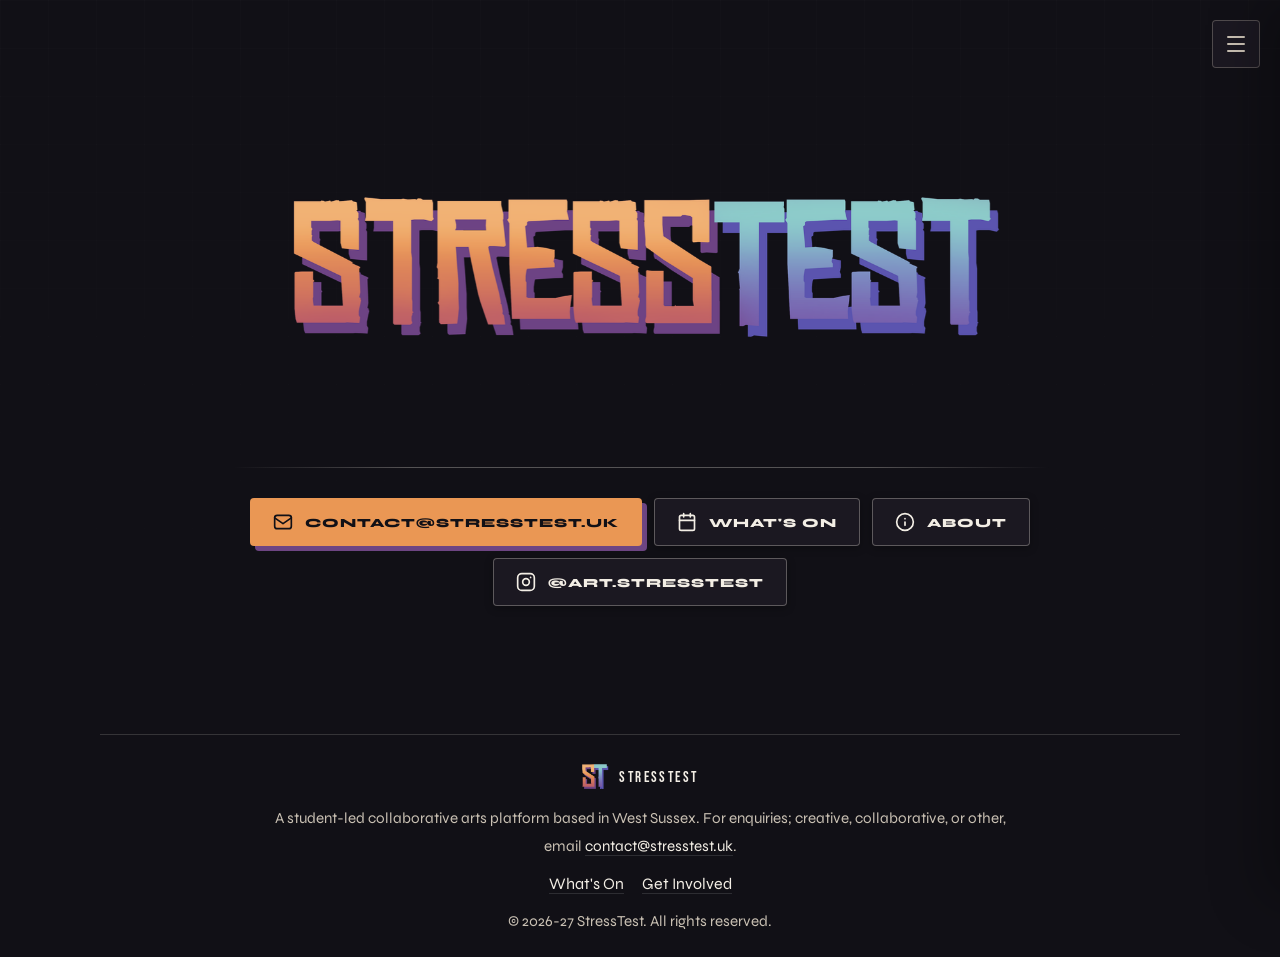
<file: index.html>
<!DOCTYPE html>
<html lang="en">
<head>
<meta charset="UTF-8">
<meta name="viewport" content="width=device-width, initial-scale=1.0">
<title>StressTest</title>
<link rel="preconnect" href="https://fonts.googleapis.com">
<link href="https://fonts.googleapis.com/css2?family=Bebas+Neue&family=Syne:wght@400;700;800&display=swap" rel="stylesheet">
<link rel="stylesheet" href="assets/css/site.css">
</head>
<body class="page-home">
<!-- ===================== NAV MENU ===================== -->
<div class="nav-overlay" id="navOverlay" onclick="closeNav()"></div>
<nav class="nav-drawer" id="navDrawer">
  <button class="nav-close" onclick="closeNav()" aria-label="Close menu">
    <svg width="20" height="20" viewBox="0 0 24 24" fill="none" stroke="currentColor" stroke-width="2.5" stroke-linecap="round" stroke-linejoin="round">
      <path d="M18 6 6 18M6 6l12 12"/>
    </svg>
  </button>
  <a href="index.html" class="nav-logo">
    <img src="assets/global/stresstestlogo.png" alt="StressTest">
  </a>
  <div class="nav-divider"></div>
  <a href="index.html" class="nav-link">Home</a>
  <a href="whats-on.html" class="nav-link">What's On</a>
  <a href="about.html" class="nav-link">About</a>
  <a href="get-involved.html" class="nav-link">Get Involved</a>
  <div class="nav-divider"></div>
  <a href="#" id="navEmailBtn" data-email-user="contact" data-email-domain="stresstest.uk" class="nav-link nav-social-link">
    <svg width="16" height="16" viewBox="0 0 24 24" fill="none" stroke="currentColor" stroke-width="2" stroke-linecap="round" stroke-linejoin="round">
      <rect x="2" y="4" width="20" height="16" rx="3"/>
      <path d="m2 7 10 7 10-7"/>
    </svg>
    Contact
  </a>
  <a href="https://instagram.com/art.stresstest" target="_blank" rel="noopener" class="nav-link nav-social-link">
    <svg width="16" height="16" viewBox="0 0 24 24" fill="none" stroke="currentColor" stroke-width="2" stroke-linecap="round" stroke-linejoin="round">
      <rect x="2" y="2" width="20" height="20" rx="5"/>
      <circle cx="12" cy="12" r="4"/>
      <circle cx="17.5" cy="6.5" r="1" fill="currentColor" stroke="none"/>
    </svg>
    Instagram
  </a>
</nav>
<button class="hamburger" id="hamburger" onclick="openNav()" aria-label="Open menu">
  <span></span><span></span><span></span>
</button>
<!-- ===================================================== -->





<main class="site">
  <div class="card">

    <div class="logo-wrap">
      <img src="assets/global/stresstestlogo.png" alt="StressTest" draggable="false">
    </div>

    <div class="divider"></div>

    <div class="actions">
      <a href="#" id="emailBtn" data-email-user="contact" data-email-domain="stresstest.uk" data-email-text-target="emailText" class="btn btn-email">
        <svg class="btn-icon" viewBox="0 0 24 24" fill="none" stroke="currentColor" stroke-width="2" stroke-linecap="round" stroke-linejoin="round">
          <rect x="2" y="4" width="20" height="16" rx="3"/>
          <path d="m2 7 10 7 10-7"/>
        </svg>
        <span id="emailText"></span>
      </a>

      <a href="whats-on.html" class="btn btn-whatson">
        <svg class="btn-icon" viewBox="0 0 24 24" fill="none" stroke="currentColor" stroke-width="2" stroke-linecap="round" stroke-linejoin="round">
          <rect x="3" y="4" width="18" height="18" rx="2"/>
          <path d="M16 2v4M8 2v4M3 10h18"/>
        </svg>
        What's On
      </a>

      <a href="about.html" class="btn btn-about">
        <svg class="btn-icon" viewBox="0 0 24 24" fill="none" stroke="currentColor" stroke-width="2" stroke-linecap="round" stroke-linejoin="round">
          <circle cx="12" cy="12" r="10"/>
          <path d="M12 16v-4M12 8h.01"/>
        </svg>
        About
      </a>

      <a href="https://instagram.com/art.stresstest" target="_blank" rel="noopener" class="btn btn-instagram">
        <svg class="btn-icon" viewBox="0 0 24 24" fill="none" stroke="currentColor" stroke-width="2" stroke-linecap="round" stroke-linejoin="round">
          <rect x="2" y="2" width="20" height="20" rx="5"/>
          <circle cx="12" cy="12" r="4"/>
          <circle cx="17.5" cy="6.5" r="1" fill="currentColor" stroke="none"/>
        </svg>
        @art.stresstest
      </a>
    </div>

  </div>
</main>

<script src="assets/js/site.js" defer></script>
  <footer class="site-footer">
  <div class="footer-inner">
    <div class="footer-brand">
      <img src="assets/global/MiniStressTestLogo.png" alt="StressTest logo" class="footer-logo">
      <span>StressTest</span>
    </div>
    <p>
      A student-led collaborative arts platform based in West Sussex. For enquiries; creative, collaborative, or other, email
      <a href="mailto:contact@stresstest.uk">contact@stresstest.uk</a>.
    </p>
    <div class="footer-meta">
      <a href="whats-on.html">What's On</a>
      <a href="get-involved.html">Get Involved</a>
    </div>
    <p class="footer-note">© 2026-27 StressTest. All rights reserved.</p>
  </div>
</footer>

</body>
</html>
</file>
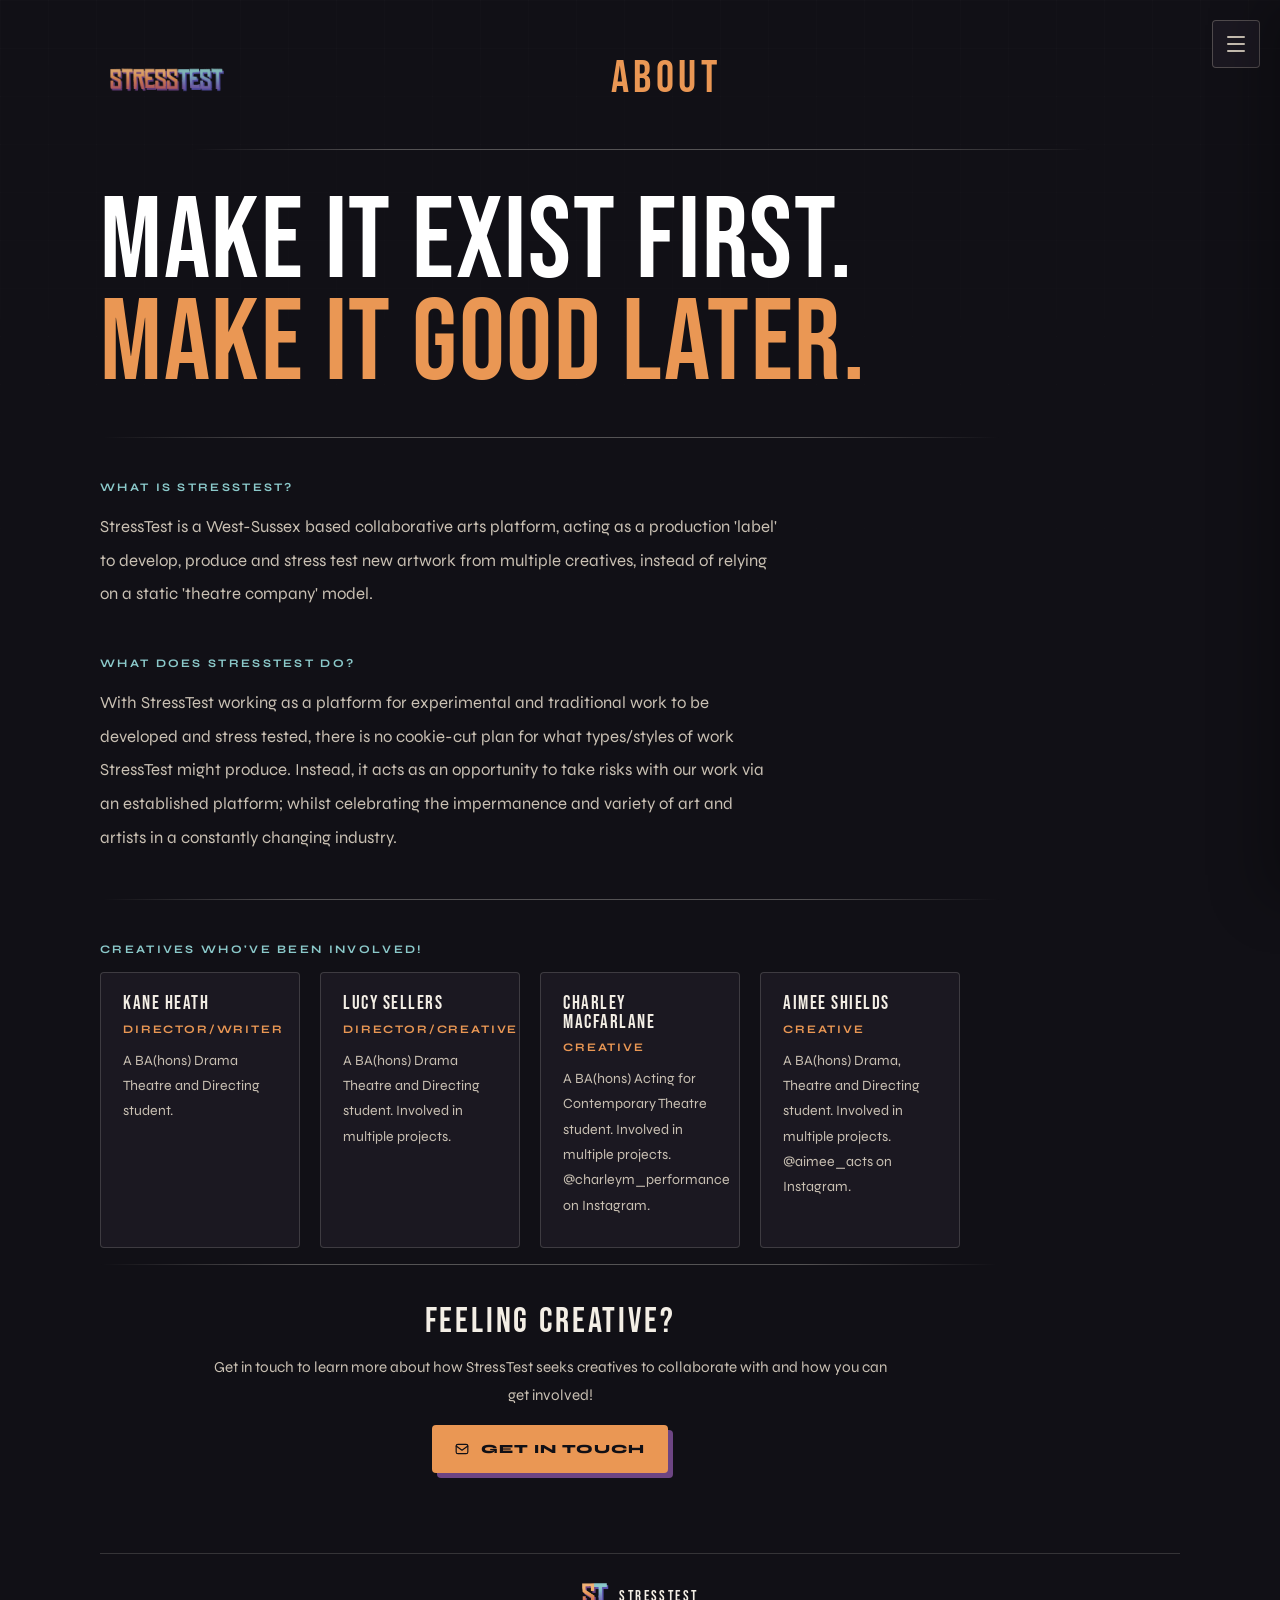
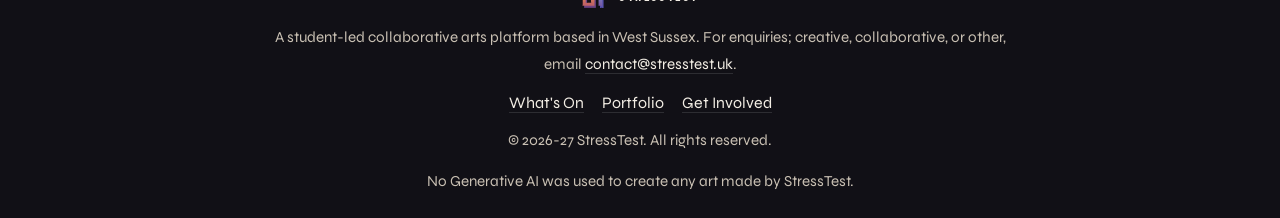
<file: about.html>
<!DOCTYPE html>
<html lang="en">
<head>
<meta charset="UTF-8">
<meta name="viewport" content="width=device-width, initial-scale=1.0">
<title>About — StressTest</title>
<link rel="preconnect" href="https://fonts.googleapis.com">
<link href="https://fonts.googleapis.com/css2?family=Bebas+Neue&family=Syne:wght@400;700;800&display=swap" rel="stylesheet">
<link rel="stylesheet" href="assets/css/site.css">
</head>
<body class="page-about">
<!-- ===================== NAV MENU ===================== -->
<div class="nav-overlay" id="navOverlay" onclick="closeNav()"></div>
<nav class="nav-drawer" id="navDrawer">
  <button class="nav-close" onclick="closeNav()" aria-label="Close menu">
    <svg width="20" height="20" viewBox="0 0 24 24" fill="none" stroke="currentColor" stroke-width="2.5" stroke-linecap="round" stroke-linejoin="round">
      <path d="M18 6 6 18M6 6l12 12"/>
    </svg>
  </button>
  <a href="index.html" class="nav-logo">
    <img src="assets/global/stresstestlogo.png" alt="StressTest">
  </a>
  <div class="nav-divider"></div>
  <a href="index.html" class="nav-link">Home</a>
  <a href="whats-on.html" class="nav-link">What's On</a>
  <a href="portfolio.html" class="nav-link">Portfolio</a>
  <a href="about.html" class="nav-link">About</a>
  <a href="get-involved.html" class="nav-link">Get Involved</a>
  <div class="nav-divider"></div>
  <a href="#" id="navEmailBtn" data-email-user="contact" data-email-domain="stresstest.uk" class="nav-link nav-social-link">
    <svg width="16" height="16" viewBox="0 0 24 24" fill="none" stroke="currentColor" stroke-width="2" stroke-linecap="round" stroke-linejoin="round">
      <rect x="2" y="4" width="20" height="16" rx="3"/>
      <path d="m2 7 10 7 10-7"/>
    </svg>
    Contact
  </a>
  <a href="https://instagram.com/art.stresstest" target="_blank" rel="noopener" class="nav-link nav-social-link">
    <svg width="16" height="16" viewBox="0 0 24 24" fill="none" stroke="currentColor" stroke-width="2" stroke-linecap="round" stroke-linejoin="round">
      <rect x="2" y="2" width="20" height="20" rx="5"/>
      <circle cx="12" cy="12" r="4"/>
      <circle cx="17.5" cy="6.5" r="1" fill="currentColor" stroke="none"/>
    </svg>
    Instagram
  </a>
</nav>
<button class="hamburger" id="hamburger" onclick="openNav()" aria-label="Open menu">
  <span></span><span></span><span></span>
</button>
<!-- ===================================================== -->





<main class="site">

  <div class="header">
    <a href="index.html" class="header-logo">
      <img src="assets/global/stresstestlogo.png" alt="StressTest">
    </a>
    <span class="page-title">About</span>
    <!-- Spacer to balance header -->
    <div style="width:80px"></div>
  </div>

  <div class="header-divider"></div>

  <div class="about-wrap">

    <!-- ============================================================
         EDIT: Big intro statement — the headline for who you are
         ============================================================ -->
    <div class="about-intro">
      Make it exist first. <span>Make it good later.</span>
    </div>

    <div class="section-divider"></div>

    <!-- ============================================================
         EDIT: Who you are section
         ============================================================ -->
    <div class="about-section">
      <div class="about-section-label">What is StressTest?</div>
      <p class="about-section-body">
        StressTest is a West-Sussex based collaborative arts platform, acting as a production 'label' to develop, produce and stress test new artwork from multiple creatives, instead of relying on a static 'theatre company' model.
      </p>
    </div>

    <!-- ============================================================
         EDIT: What you do section
         ============================================================ -->
    <div class="about-section">
      <div class="about-section-label">What does StressTest do?</div>
      <p class="about-section-body">
        With StressTest working as a platform for experimental and traditional work to be developed and stress tested, there is no cookie-cut plan for what types/styles of work StressTest might produce. Instead, it acts as an opportunity to take risks with our work via an established platform; whilst celebrating the impermanence and variety of art and artists in a constantly changing industry. 
      </p>
    </div>

    <div class="section-divider"></div>

    <!-- ============================================================
         TEAM SECTION
         Copy/paste a .team-card block to add a person
         ============================================================ -->
    <div class="about-section">
      <div class="about-section-label">Creatives who've been involved!</div>
      <div class="team-grid">

        <!-- TEAM CARD — copy/paste from here... -->
        <div class="team-card">
          <div class="team-name">Kane Heath</div>
          <div class="team-role">Director/Writer</div>
          <p class="team-bio">A BA(hons) Drama Theatre and Directing student.</p>
        </div>

        <div class="team-card">
          <div class="team-name">Lucy Sellers</div>
          <div class="team-role">Director/Creative</div>
          <p class="team-bio">A BA(hons) Drama Theatre and Directing student. Involved in multiple projects.</p>
        </div>

        <div class="team-card">
          <div class="team-name">Charley Macfarlane</div>
          <div class="team-role">Creative</div>
          <p class="team-bio">A BA(hons) Acting for Contemporary Theatre student. Involved in multiple projects. @charleym_performance on Instagram.</p>
        </div>

        <div class="team-card">
          <div class="team-name">Aimee Shields</div>
          <div class="team-role">Creative</div>
          <p class="team-bio">A BA(hons) Drama, Theatre and Directing student. Involved in multiple projects. @aimee_acts on Instagram.</p>
        </div>
        <!-- ...to here -->
      </div>
      
        <div class="section-divider"></div>

      <!-- CTA Section -->
      <div class="cta-section">
        <div class="cta-heading">Feeling creative?</div>
        <p class="cta-subtext">
          Get in touch to learn more about how StressTest seeks creatives to collaborate with and how you can get involved!
        </p>
        <a href="#" id="mainEmailBtn" class="btn btn-contact">
          <svg width="14" height="14" viewBox="0 0 24 24" fill="none" stroke="currentColor" stroke-width="2" stroke-linecap="round" stroke-linejoin="round">
            <rect x="2" y="4" width="20" height="16" rx="3"/>
            <path d="m2 7 10 7 10-7"/>
          </svg>
          Get In Touch
        </a>
      </div>
    </div>

  </div>

</main>

<script src="assets/js/site.js" defer></script>
  <footer class="site-footer">
  <div class="footer-inner">
    <div class="footer-brand">
      <img src="assets/global/MiniStressTestLogo.png" alt="StressTest logo" class="footer-logo">
      <span>StressTest</span>
    </div>
    <p>
      A student-led collaborative arts platform based in West Sussex. For enquiries; creative, collaborative, or other, email
      <a href="mailto:contact@stresstest.uk">contact@stresstest.uk</a>.
    </p>
    <div class="footer-meta">
      <a href="whats-on.html">What's On</a>
       <a href="portfolio.html">Portfolio</a>
      <a href="get-involved.html">Get Involved</a>
    </div>
    <p class="footer-note">© 2026-27 StressTest. All rights reserved.</p>
    <p class="footer-note">No Generative AI was used to create any art made by StressTest.</p>
  </div>
</footer>

</body>
</html>
</file>
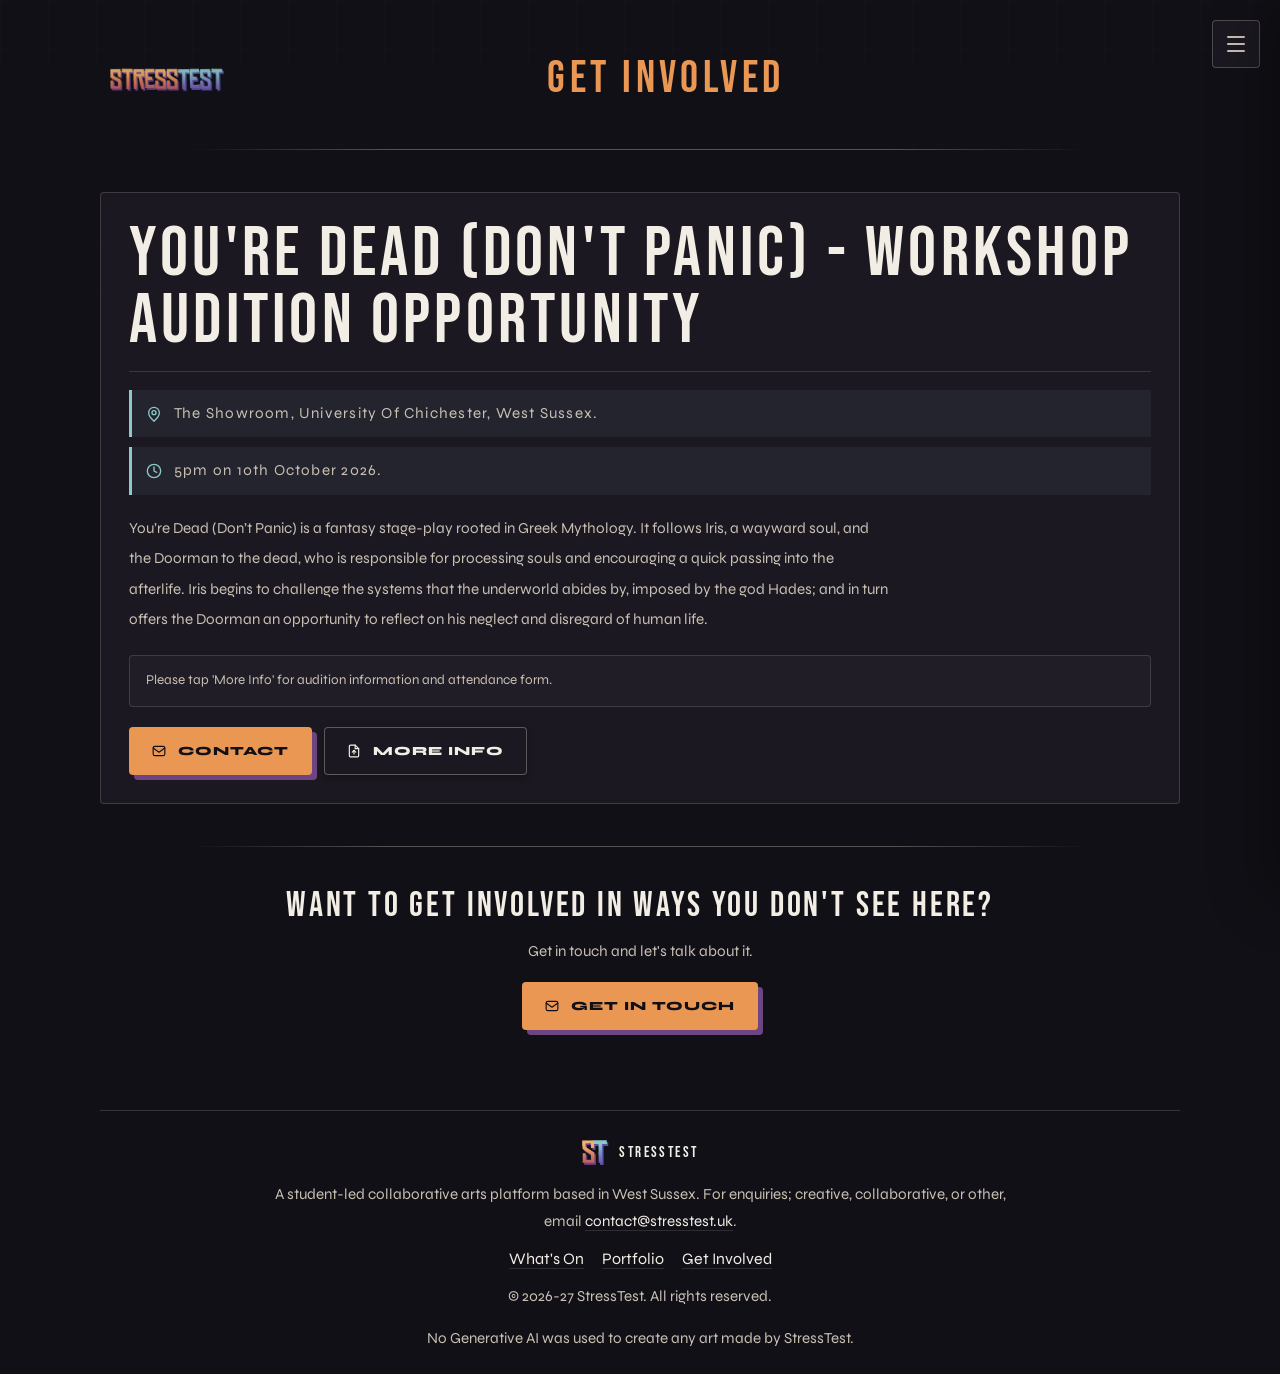
<file: get-involved.html>
<!DOCTYPE html>
<html lang="en">
<head>
<meta charset="UTF-8">
<meta name="viewport" content="width=device-width, initial-scale=1.0">
<title>Get Involved — StressTest</title>
<link rel="preconnect" href="https://fonts.googleapis.com">
<link href="https://fonts.googleapis.com/css2?family=Bebas+Neue&family=Syne:wght@400;700;800&display=swap" rel="stylesheet">
<link rel="stylesheet" href="assets/css/site.css">
</head>
<body class="page-get-involved">

<!-- ===================== NAV MENU ===================== -->
<div class="nav-overlay" id="navOverlay" onclick="closeNav()"></div>
<nav class="nav-drawer" id="navDrawer">
  <button class="nav-close" onclick="closeNav()" aria-label="Close menu">
    <svg width="20" height="20" viewBox="0 0 24 24" fill="none" stroke="currentColor" stroke-width="2.5" stroke-linecap="round" stroke-linejoin="round">
      <path d="M18 6 6 18M6 6l12 12"/>
    </svg>
  </button>
  <a href="index.html" class="nav-logo">
    <img src="assets/global/stresstestlogo.png" alt="StressTest">
  </a>
  <div class="nav-divider"></div>
  <a href="index.html" class="nav-link">Home</a>
  <a href="whats-on.html" class="nav-link">What's On</a>
  <a href="portfolio.html" class="nav-link">Portfolio</a>
  <a href="about.html" class="nav-link">About</a>
  <a href="get-involved.html" class="nav-link">Get Involved</a>
  <div class="nav-divider"></div>
  <a href="#" id="navEmailBtn" data-email-user="contact" data-email-domain="stresstest.uk" class="nav-link nav-social-link">
    <svg width="16" height="16" viewBox="0 0 24 24" fill="none" stroke="currentColor" stroke-width="2" stroke-linecap="round" stroke-linejoin="round">
      <rect x="2" y="4" width="20" height="16" rx="3"/>
      <path d="m2 7 10 7 10-7"/>
    </svg>
    Contact
  </a>
  <a href="https://instagram.com/art.stresstest" target="_blank" rel="noopener" class="nav-link nav-social-link">
    <svg width="16" height="16" viewBox="0 0 24 24" fill="none" stroke="currentColor" stroke-width="2" stroke-linecap="round" stroke-linejoin="round">
      <rect x="2" y="2" width="20" height="20" rx="5"/>
      <circle cx="12" cy="12" r="4"/>
      <circle cx="17.5" cy="6.5" r="1" fill="currentColor" stroke="none"/>
    </svg>
    Instagram
  </a>
</nav>
<button class="hamburger" id="hamburger" onclick="openNav()" aria-label="Open menu">
  <span></span><span></span><span></span>
</button>
<!-- ===================================================== -->

<main class="site">

  <div class="header">
    <a href="index.html" class="header-logo">
      <img src="assets/global/stresstestlogo.png" alt="StressTest">
    </a>
    <span class="page-title">Get Involved</span>
    <div style="width:80px"></div>
  </div>

  <div class="header-divider"></div>

  <div class="opportunities-wrap">

    <!-- =============================================
         OPPORTUNITY CARD — copy/paste from here...
         EDIT: title, location, deadline, description, contact link, materials link
         ============================================= -->
    <div class="opportunity-card">
      <div class="opportunity-title">You're Dead (Don't Panic) - Workshop Audition Opportunity</div>
      <div class="opportunity-meta">
        <div class="opportunity-detail">
          <svg viewBox="0 0 24 24" fill="none" stroke="currentColor" stroke-width="2" stroke-linecap="round" stroke-linejoin="round">
            <path d="M20 10c0 7-9 13-8 13s-8-6-8-13a8 8 0 0 1 16 0Z"/>
            <circle cx="12" cy="10" r="3"/>
          </svg>
          <span>The Showroom, University Of Chichester, West Sussex.<span>
        </div>
        <div class="opportunity-detail">
          <svg viewBox="0 0 24 24" fill="none" stroke="currentColor" stroke-width="2" stroke-linecap="round" stroke-linejoin="round">
            <circle cx="12" cy="12" r="10"/>
            <polyline points="12 6 12 12 16 14"/>
          </svg>
          <span>5pm on 10th October 2026.</span>
        </div>
      </div>
      <p class="opportunity-description">
        You’re Dead (Don’t Panic) is a fantasy stage-play rooted in Greek Mythology. It follows Iris, a wayward soul, and the Doorman to the dead, who is responsible for processing souls and encouraging a quick passing into the afterlife. Iris begins to challenge the systems that the underworld abides by, imposed by the god Hades; and in turn offers the Doorman an opportunity to reflect on his neglect and disregard of human life.
      </p>
      <p class="opportunity-note">Please tap 'More Info' for audition information and attendance form.</p>
      <div class="opportunity-actions">
        <a href="#" id="oppEmailBtn1" class="btn btn-contact">
          <svg width="14" height="14" viewBox="0 0 24 24" fill="none" stroke="currentColor" stroke-width="2" stroke-linecap="round" stroke-linejoin="round">
            <rect x="2" y="4" width="20" height="16" rx="3"/>
            <path d="m2 7 10 7 10-7"/>
          </svg>
          Contact
        </a>
        <a href="YDDPauditionmaterial.html" class="btn btn-materials">
          <svg width="14" height="14" viewBox="0 0 24 24" fill="none" stroke="currentColor" stroke-width="2" stroke-linecap="round" stroke-linejoin="round">
            <path d="M14 2H6a2 2 0 0 0-2 2v16a2 2 0 0 0 2 2h12a2 2 0 0 0 2-2V8z"/>
            <polyline points="14 2 14 8 20 8"/>
            <line x1="12" y1="11" x2="12" y2="17"/>
            <polyline points="9 14 12 11 15 14"/>
          </svg>
          More Info
        </a>
      
      </div>
    </div>
    <!-- ...to here -->

    <!-- opportunity card -->

  </div>

  <div class="section-divider"></div>

  <!-- CTA Section -->
  <div class="cta-section">
    <div class="cta-heading">Want to get involved in ways you don't see here?</div>
    <p class="cta-subtext">
     Get in touch and let's talk about it.
    </p>
    <a href="#" id="mainEmailBtn" class="btn btn-contact">
      <svg width="14" height="14" viewBox="0 0 24 24" fill="none" stroke="currentColor" stroke-width="2" stroke-linecap="round" stroke-linejoin="round">
        <rect x="2" y="4" width="20" height="16" rx="3"/>
        <path d="m2 7 10 7 10-7"/>
      </svg>
      Get In Touch
    </a>
  </div>

</main>

<script src="assets/js/site.js" defer></script>
  <footer class="site-footer">
  <div class="footer-inner">
    <div class="footer-brand">
      <img src="assets/global/MiniStressTestLogo.png" alt="StressTest logo" class="footer-logo">
      <span>StressTest</span>
    </div>
    <p>
      A student-led collaborative arts platform based in West Sussex. For enquiries; creative, collaborative, or other, email
      <a href="mailto:contact@stresstest.uk">contact@stresstest.uk</a>.
    </p>
    <div class="footer-meta">
      <a href="whats-on.html">What's On</a>
       <a href="portfolio.html">Portfolio</a>
      <a href="get-involved.html">Get Involved</a>
    </div>
    <p class="footer-note">© 2026-27 StressTest. All rights reserved.</p>
    <p class="footer-note">No Generative AI was used to create any art made by StressTest.</p>
  </div>
</footer>

</body>
</html>
</file>
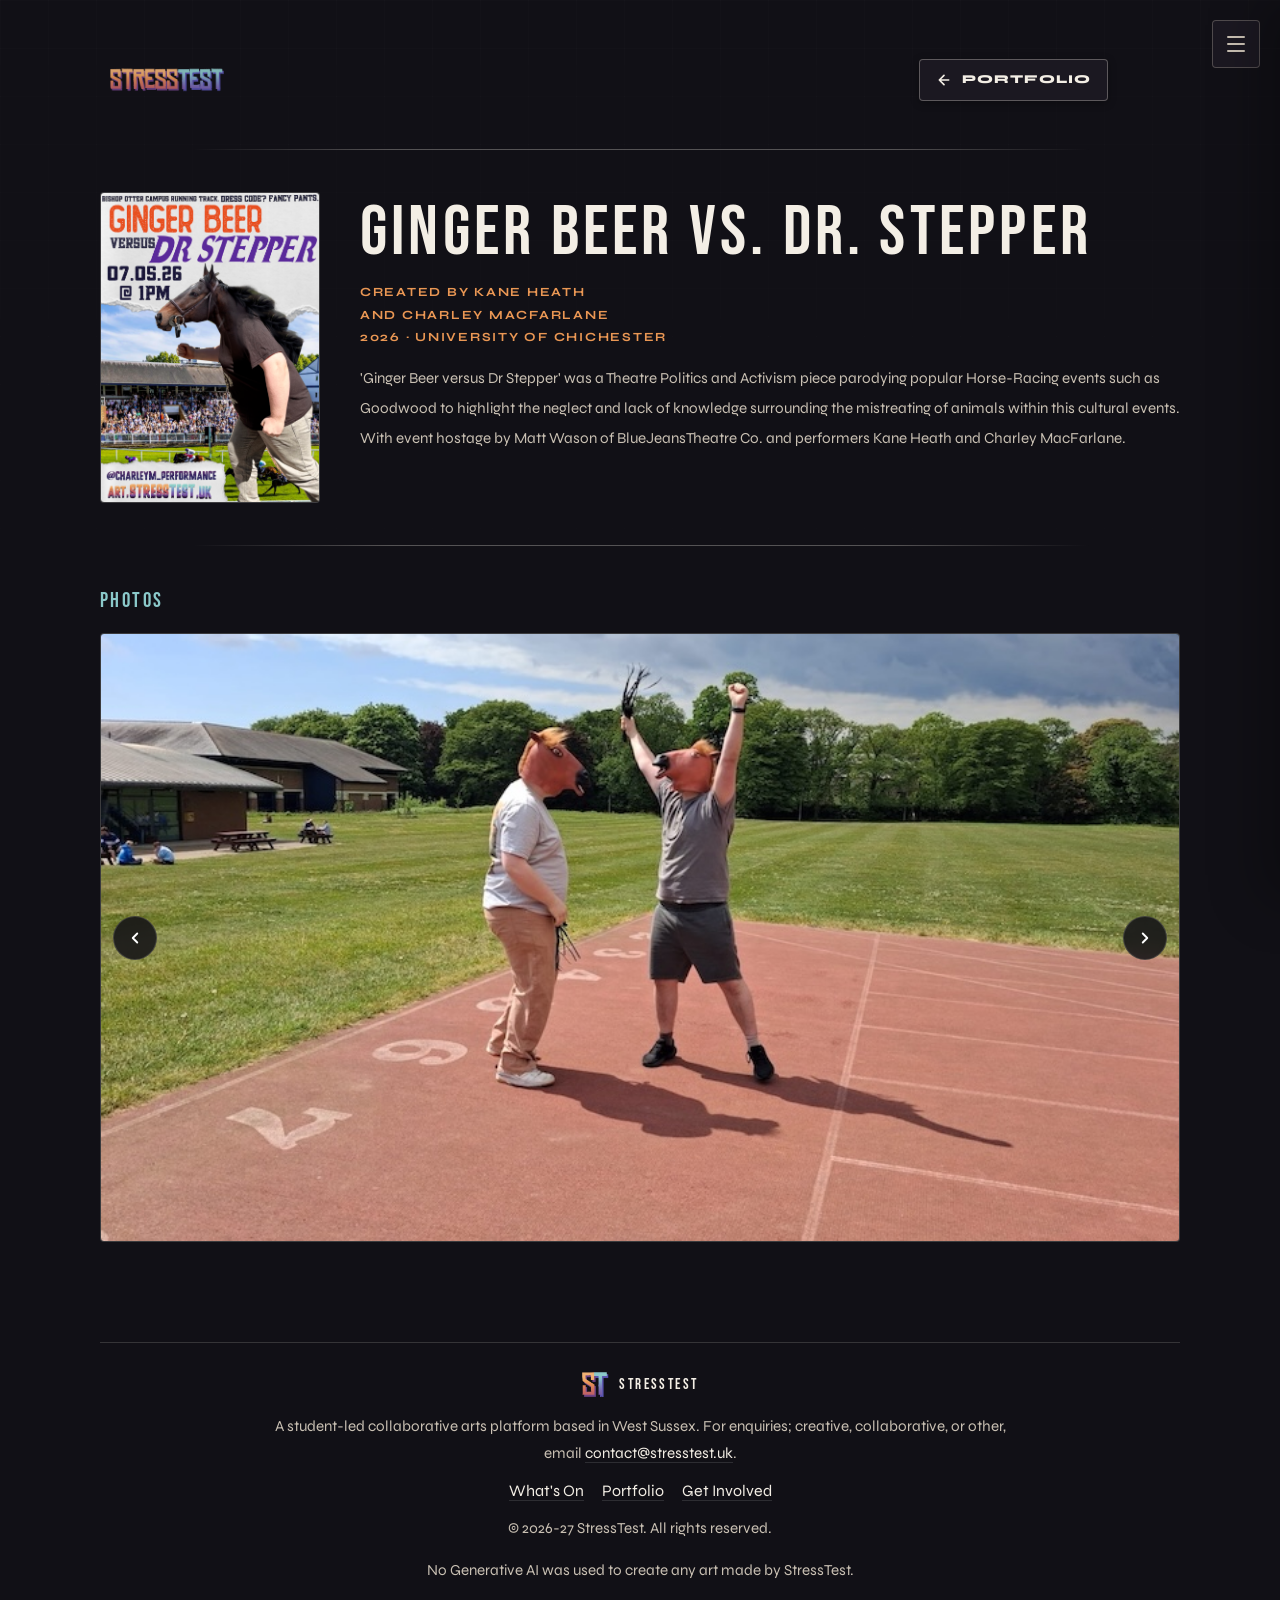
<file: GINGERBEERDRSTEPPER.html>
<!DOCTYPE html>
<html lang="en">
<head>
<meta charset="UTF-8">
<meta name="viewport" content="width=device-width, initial-scale=1.0">

<!-- ============================================================
     CHANGE TITLE
     ============================================================ -->
<title>Ginger Beer vs. Dr. Stepper</title>

<link rel="preconnect" href="https://fonts.googleapis.com">
<link href="https://fonts.googleapis.com/css2?family=Bebas+Neue&family=Syne:wght@400;700;800&display=swap" rel="stylesheet">
<link rel="stylesheet" href="assets/css/site.css">
</head>
<body class="page-ginger-beer">
<!-- ===================== NAV MENU ===================== -->
<div class="nav-overlay" id="navOverlay" onclick="closeNav()"></div>
<nav class="nav-drawer" id="navDrawer">
  <button class="nav-close" onclick="closeNav()" aria-label="Close menu">
    <svg width="20" height="20" viewBox="0 0 24 24" fill="none" stroke="currentColor" stroke-width="2.5" stroke-linecap="round" stroke-linejoin="round">
      <path d="M18 6 6 18M6 6l12 12"/>
    </svg>
  </button>
  <a href="index.html" class="nav-logo">
    <img src="assets/global/stresstestlogo.png" alt="StressTest">
  </a>
  <div class="nav-divider"></div>
  <a href="index.html" class="nav-link">Home</a>
  <a href="whats-on.html" class="nav-link">What's On</a>
  <a href="portfolio.html" class="nav-link">Portfolio</a>
  <a href="about.html" class="nav-link">About</a>
  <a href="get-involved.html" class="nav-link">Get Involved</a>
  <div class="nav-divider"></div>
  <a href="#" id="navEmailBtn" data-email-user="contact" data-email-domain="stresstest.uk" class="nav-link nav-social-link">
    <svg width="16" height="16" viewBox="0 0 24 24" fill="none" stroke="currentColor" stroke-width="2" stroke-linecap="round" stroke-linejoin="round">
      <rect x="2" y="4" width="20" height="16" rx="3"/>
      <path d="m2 7 10 7 10-7"/>
    </svg>
    Contact
  </a>
  <a href="https://instagram.com/art.stresstest" target="_blank" rel="noopener" class="nav-link nav-social-link">
    <svg width="16" height="16" viewBox="0 0 24 24" fill="none" stroke="currentColor" stroke-width="2" stroke-linecap="round" stroke-linejoin="round">
      <rect x="2" y="2" width="20" height="20" rx="5"/>
      <circle cx="12" cy="12" r="4"/>
      <circle cx="17.5" cy="6.5" r="1" fill="currentColor" stroke="none"/>
    </svg>
    Instagram
  </a>
</nav>
<button class="hamburger" id="hamburger" onclick="openNav()" aria-label="Open menu">
  <span></span><span></span><span></span>
</button>
<!-- ===================================================== -->





<main class="site">

  <!-- Header -->
  <div class="header">
    <a href="index.html" class="header-logo">
      <img src="assets/global/stresstestlogo.png" alt="StressTest">
    </a>
    <a href="portfolio.html" class="btn-back">
      <svg width="16" height="16" viewBox="0 0 24 24" fill="none" stroke="currentColor" stroke-width="2.5" stroke-linecap="round" stroke-linejoin="round">
        <path d="M19 12H5M12 5l-7 7 7 7"/>
      </svg>
      Portfolio
    </a>
  </div>

  <div class="header-divider"></div>

  <!-- ============================================================
       HERO: poster + show info
       EDIT: poster src, title, credits, description
       ============================================================ -->
  <div class="hero">
    <div class="hero-poster">
      <img src="assets/whats-on/POSTER2.png" alt="Show poster">
    </div>
    <div class="hero-info">
      <div class="show-title">Ginger Beer vs. Dr. Stepper</div>
      <div class="show-credits">
        Created by Kane Heath<br>
      and Charley Macfarlane<br>
        2026 · University Of Chichester
      </div>
      <p class="show-description">
        'Ginger Beer versus Dr Stepper' was a Theatre Politics and Activism piece parodying popular Horse-Racing events such as Goodwood to highlight the neglect and lack of knowledge surrounding the mistreating of animals within this cultural events. With event hostage by Matt Wason of BlueJeansTheatre Co. and performers Kane Heath and Charley MacFarlane. 
      </p>
    </div>
  </div>

  <div class="section-divider"></div>

  <!-- ============================================================
       PHOTO CAROUSEL
       EDIT: Add/remove <div class="carousel-slide"> blocks.
       Name your images CAROUSEL1.png, CAROUSEL2.png etc.
       and place them in assets/
       ============================================================ -->
  <div class="carousel-wrap">
    <div class="carousel-label">Photos</div>
    <div class="carousel" id="carousel">
      <div class="carousel-track" id="carouselTrack">

        <div class="carousel-slide">
          <img src="assets/ginger-beer/HORSE1.png" alt="Production photo">
        </div>

        <div class="carousel-slide">
          <img src="assets/ginger-beer/HORSE2.png" alt="Production photo">
        </div>

        <div class="carousel-slide">
          <img src="assets/ginger-beer/HORSE3.png" alt="Production photo">
        </div>


        <!-- Add more slides here following the same pattern -->

      </div>

      <button class="carousel-btn prev" id="prevBtn" aria-label="Previous">
        <svg width="18" height=18" viewBox="0 0 24 24" fill="none" stroke="currentColor" stroke-width="2.5" stroke-linecap="round" stroke-linejoin="round">
          <path d="M15 18l-6-6 6-6"/>
        </svg>
      </button>
      <button class="carousel-btn next" id="nextBtn" aria-label="Next">
        <svg width="18" height="18" viewBox="0 0 24 24" fill="none" stroke="currentColor" stroke-width="2.5" stroke-linecap="round" stroke-linejoin="round">
          <path d="M9 18l6-6-6-6"/>
        </svg>
      </button>
    </div>

    <div class="carousel-dots" id="carouselDots"></div>
  </div>

</main>

<script src="assets/js/site.js" defer></script>
  <footer class="site-footer">
  <div class="footer-inner">
    <div class="footer-brand">
      <img src="assets/global/MiniStressTestLogo.png" alt="StressTest logo" class="footer-logo">
      <span>StressTest</span>
    </div>
    <p>
      A student-led collaborative arts platform based in West Sussex. For enquiries; creative, collaborative, or other, email
      <a href="mailto:contact@stresstest.uk">contact@stresstest.uk</a>.
    </p>
    <div class="footer-meta">
      <a href="whats-on.html">What's On</a>
       <a href="portfolio.html">Portfolio</a>
      <a href="get-involved.html">Get Involved</a>
    </div>
    <p class="footer-note">© 2026-27 StressTest. All rights reserved.</p>
    <p class="footer-note">No Generative AI was used to create any art made by StressTest.</p>
  </div>
</footer>

</body>
</html>
</file>
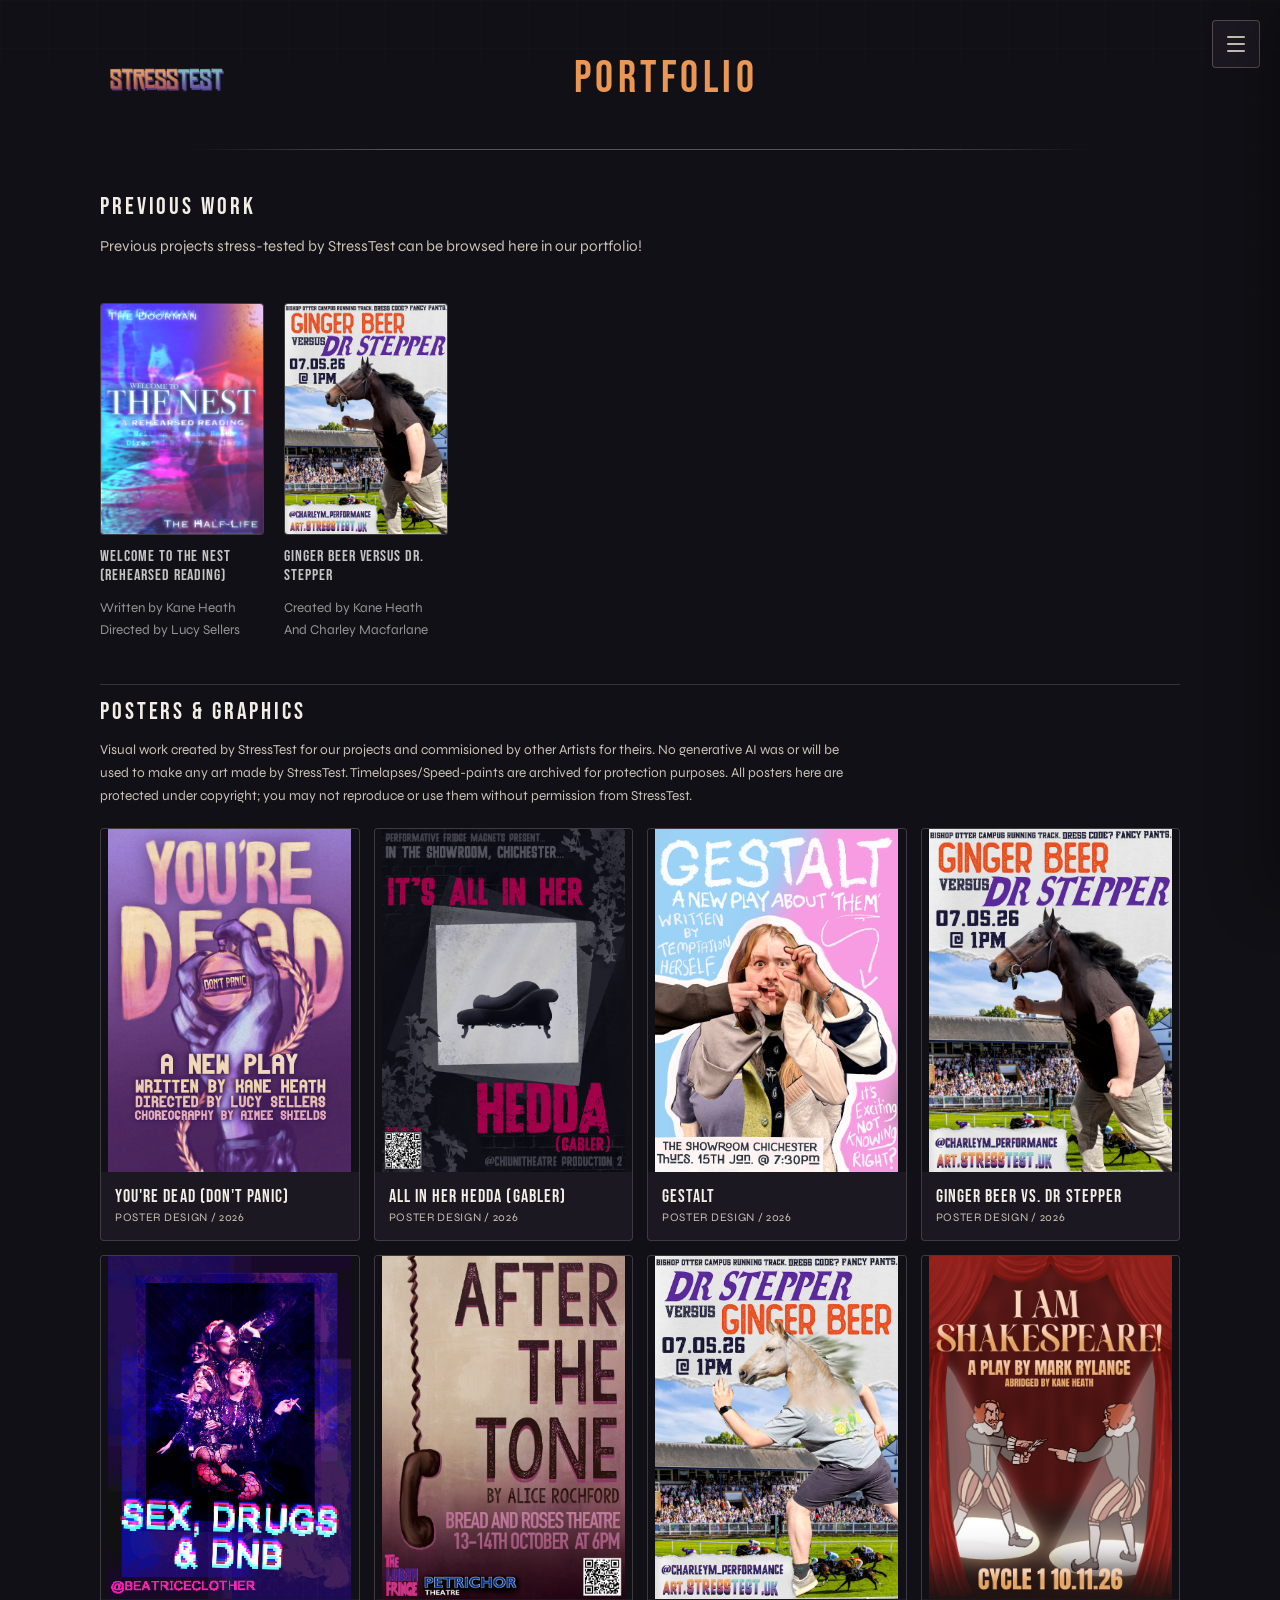
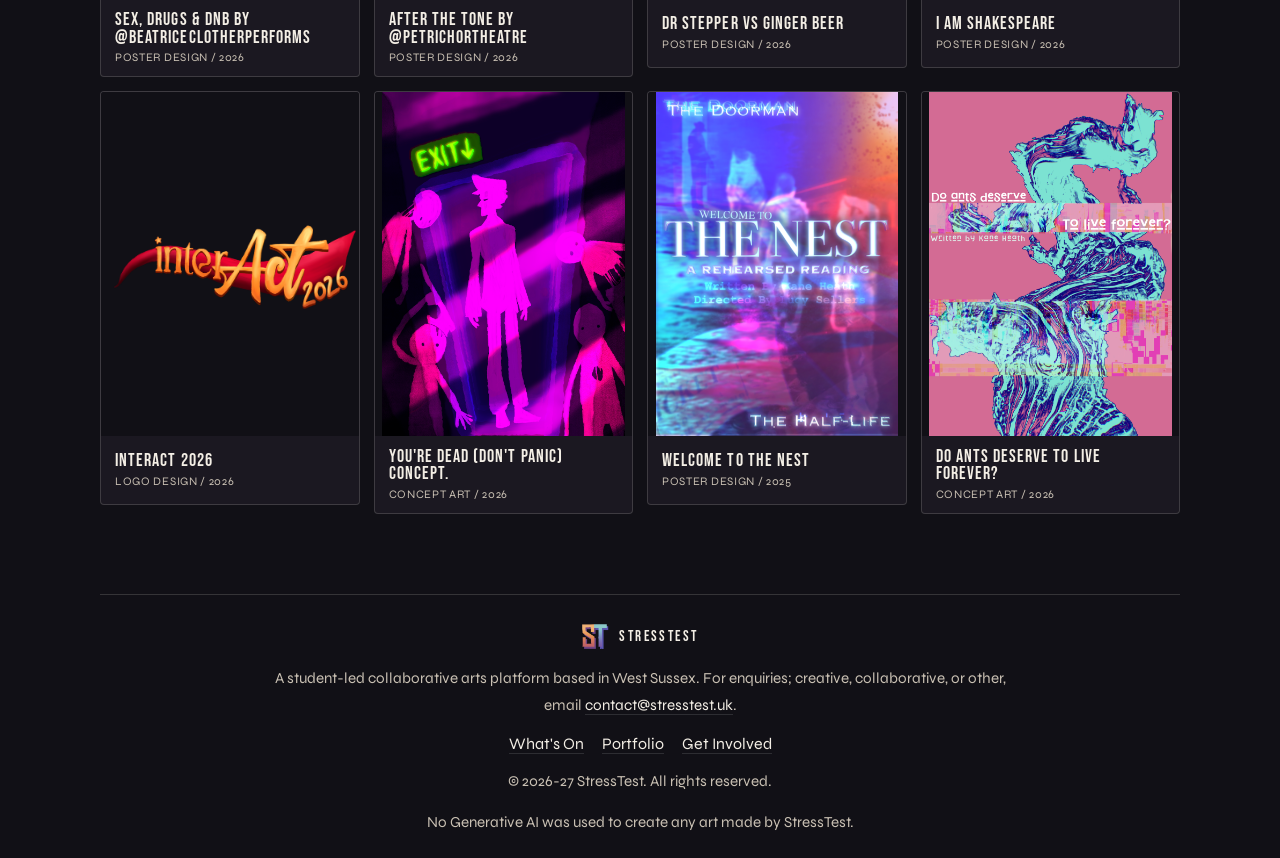
<file: portfolio.html>
<!DOCTYPE html>
<html lang="en">
<head>
<meta charset="UTF-8">
<meta name="viewport" content="width=device-width, initial-scale=1.0">
<title>Portfolio — StressTest</title>
<link rel="preconnect" href="https://fonts.googleapis.com">
<link href="https://fonts.googleapis.com/css2?family=Bebas+Neue&family=Syne:wght@400;700;800&display=swap" rel="stylesheet">
<link rel="stylesheet" href="assets/css/site.css">
</head>
<body class="page-portfolio">
<div class="nav-overlay" id="navOverlay" onclick="closeNav()"></div>
<nav class="nav-drawer" id="navDrawer">
  <button class="nav-close" onclick="closeNav()" aria-label="Close menu">
    <svg width="20" height="20" viewBox="0 0 24 24" fill="none" stroke="currentColor" stroke-width="2.5" stroke-linecap="round" stroke-linejoin="round">
      <path d="M18 6 6 18M6 6l12 12"/>
    </svg>
  </button>
  <a href="index.html" class="nav-logo">
    <img src="assets/global/stresstestlogo.png" alt="StressTest">
  </a>
  <div class="nav-divider"></div>
  <a href="index.html" class="nav-link">Home</a>
  <a href="whats-on.html" class="nav-link">What's On</a>
  <a href="portfolio.html" class="nav-link">Portfolio</a>
  <a href="about.html" class="nav-link">About</a>
  <a href="get-involved.html" class="nav-link">Get Involved</a>
  <div class="nav-divider"></div>
  <a href="#" id="navEmailBtn" data-email-user="contact" data-email-domain="stresstest.uk" class="nav-link nav-social-link">
    <svg width="16" height="16" viewBox="0 0 24 24" fill="none" stroke="currentColor" stroke-width="2.5" stroke-linecap="round" stroke-linejoin="round">
      <rect x="2" y="4" width="20" height="16" rx="3"/>
      <path d="m2 7 10 7 10-7"/>
    </svg>
    Contact
  </a>
  <a href="https://instagram.com/art.stresstest" target="_blank" rel="noopener" class="nav-link nav-social-link">
    <svg width="16" height="16" viewBox="0 0 24 24" fill="none" stroke="currentColor" stroke-width="2.5" stroke-linecap="round" stroke-linejoin="round">
      <rect x="2" y="2" width="20" height="20" rx="5"/>
      <circle cx="12" cy="12" r="4"/>
      <circle cx="17.5" cy="6.5" r="1" fill="currentColor" stroke="none"/>
    </svg>
    Instagram
  </a>
</nav>
<button class="hamburger" id="hamburger" onclick="openNav()" aria-label="Open menu">
  <span></span><span></span><span></span>
</button>

<main class="site">
  <div class="header">
    <a href="index.html" class="header-logo">
      <img src="assets/global/stresstestlogo.png" alt="StressTest">
    </a>
    <span class="page-title">Portfolio</span>
    <div style="width:80px"></div>
  </div>

  <div class="header-divider"></div>

  <div class="portfolio-wrap">
    <div class="portfolio-intro">
      <div class="section-heading">Previous Work</div>
      <p>Previous projects stress-tested by StressTest can be browsed here in our portfolio!</p>
    </div>

    <div class="prev-grid">
      <div class="prev-card">
        <a href="WELCOMETOTHENEST.html" class="prev-poster">
          <img src="assets/whats-on/PREV1.png" alt="Welcome To The Nest poster">
        </a>
        <div class="prev-title">Welcome To The Nest (Rehearsed Reading)</div>
        <div class="prev-credits">Written by Kane Heath<br>Directed by Lucy Sellers</div>
      </div>

      <div class="prev-card">
        <a href="GINGERBEERDRSTEPPER.html" class="prev-poster">
          <img src="assets/whats-on/POSTER2.png" alt="Ginger Beer versus Dr. Stepper poster">
        </a>
        <div class="prev-title">Ginger Beer versus Dr. Stepper</div>
        <div class="prev-credits">Created by Kane Heath<br>And Charley Macfarlane</div>
      </div>
    </div>

    <section class="portfolio-graphics" aria-labelledby="graphics-heading">
      <div class="portfolio-section-heading">
        <div class="section-heading" id="graphics-heading">Posters &amp; Graphics</div>
        <p>Visual work created by StressTest for our projects and commisioned by other Artists for theirs. No generative AI was or will be used to make any art made by StressTest. Timelapses/Speed-paints are archived for protection purposes. All posters here are protected under copyright; you may not reproduce or use them without permission from StressTest.</p>
      </div>

      <!--
        ADDING A GRAPHIC:
        Copy this figure, paste it inside .graphics-grid, then update the image path,
        alt text, title, and caption. Add class="graphic-card-wide" only when you want
        the tile to span two columns.

        <figure class="graphic-card">
          <img src="assets/your-folder/your-image.png" alt="Describe the graphic">
          <figcaption><strong>Graphic title</strong><span>Poster design / 2026</span></figcaption>
        </figure>
      -->
      <div class="graphics-grid">
        <figure class="graphic-card">
          <img src="assets/posterportfolio/yddpportfolio.png" alt="You're Dead (Don't Panic) poster.">
          <figcaption><strong>You're Dead (Don't Panic)</strong><span>Poster design / 2026</span></figcaption>
        </figure>

           <figure class="graphic-card">
          <img src="assets/posterportfolio/heddagabler.PNG" alt="It's all in her Hedda (Gabler) poster.">
          <figcaption><strong>All In Her Hedda (Gabler)</strong><span>Poster design / 2026</span></figcaption>
        </figure>

        <figure class="graphic-card">
          <img src="assets/posterportfolio/gestalt.PNG" alt="Gestalt Poster.">
          <figcaption><strong>Gestalt</strong><span>Poster design / 2026</span></figcaption>
        </figure>

         <figure class="graphic-card">
          <img src="assets/posterportfolio/gingerbeer.PNG" alt="Ginger Beer Poster.">
          <figcaption><strong>Ginger Beer Vs. Dr Stepper</strong><span>Poster design / 2026</span></figcaption>
        </figure>

        <figure class="graphic-card">
          <img src="assets/posterportfolio/sexdrugsdnb.PNG" alt="Sex, Drugs & Dnb Poster.">
          <figcaption><strong>Sex, Drugs & Dnb by @beatriceclotherperforms</strong><span>Poster design / 2026</span></figcaption>
        </figure>

         <figure class="graphic-card">
          <img src="assets/posterportfolio/afterthetone.PNG" alt="After the Tone poster.">
          <figcaption><strong>After The Tone by @petrichortheatre</strong><span>Poster design / 2026</span></figcaption>
        </figure>

 <figure class="graphic-card">
          <img src="assets/posterportfolio/drstepper.PNG" alt="Dr Stepper Poster.">
          <figcaption><strong>Dr Stepper vs Ginger Beer</strong><span>Poster design / 2026</span></figcaption>
        </figure>

         <figure class="graphic-card">
          <img src="assets/posterportfolio/iamshakespeare.PNG" alt="I Am Shakespeare Poster.">
          <figcaption><strong>I Am Shakespeare</strong><span>Poster design / 2026</span></figcaption>
        </figure>

        <figure class="graphic-card">
          <img src="assets/posterportfolio/interACT2026.PNG" alt="interACT 2026 logo.">
          <figcaption><strong>interACT 2026</strong><span>Logo design / 2026</span></figcaption>
        </figure>

          <figure class="graphic-card">
          <img src="assets/posterportfolio/yddpconcept.PNG" alt="You're Dead (Don't Panic) concept art.">
          <figcaption><strong>You're Dead (Don't Panic) concept.</strong><span>Concept art / 2026</span></figcaption>
        </figure>

        <figure class="graphic-card">
          <img src="assets/posterportfolio/welcomethenest.PNG" alt="Welcome To The Nest poster.">
          <figcaption><strong>Welcome To The Nest</strong><span>Poster design / 2025</span></figcaption>
        </figure>

         <figure class="graphic-card">
          <img src="assets/posterportfolio/doantsdeserve.PNG" alt="Do Ants Deserve To Live Forever? concept art.">
          <figcaption><strong>Do Ants Deserve To Live Forever?</strong><span>Concept art / 2026</span></figcaption>
        </figure>
       
      </div>
    </section>
  </div>
</main>

<script src="assets/js/site.js" defer></script>
<footer class="site-footer">
  <div class="footer-inner">
    <div class="footer-brand">
      <img src="assets/global/MiniStressTestLogo.png" alt="StressTest logo" class="footer-logo">
      <span>StressTest</span>
    </div>
    <p>
      A student-led collaborative arts platform based in West Sussex. For enquiries; creative, collaborative, or other, email
      <a href="mailto:contact@stresstest.uk">contact@stresstest.uk</a>.
    </p>
    <div class="footer-meta">
      <a href="whats-on.html">What's On</a>
      <a href="portfolio.html">Portfolio</a>
      <a href="get-involved.html">Get Involved</a>
    </div>
    <p class="footer-note">© 2026-27 StressTest. All rights reserved.</p>
    <p class="footer-note">No Generative AI was used to create any art made by StressTest.</p>
  </div>
</footer>
</body>
</html>
</file>
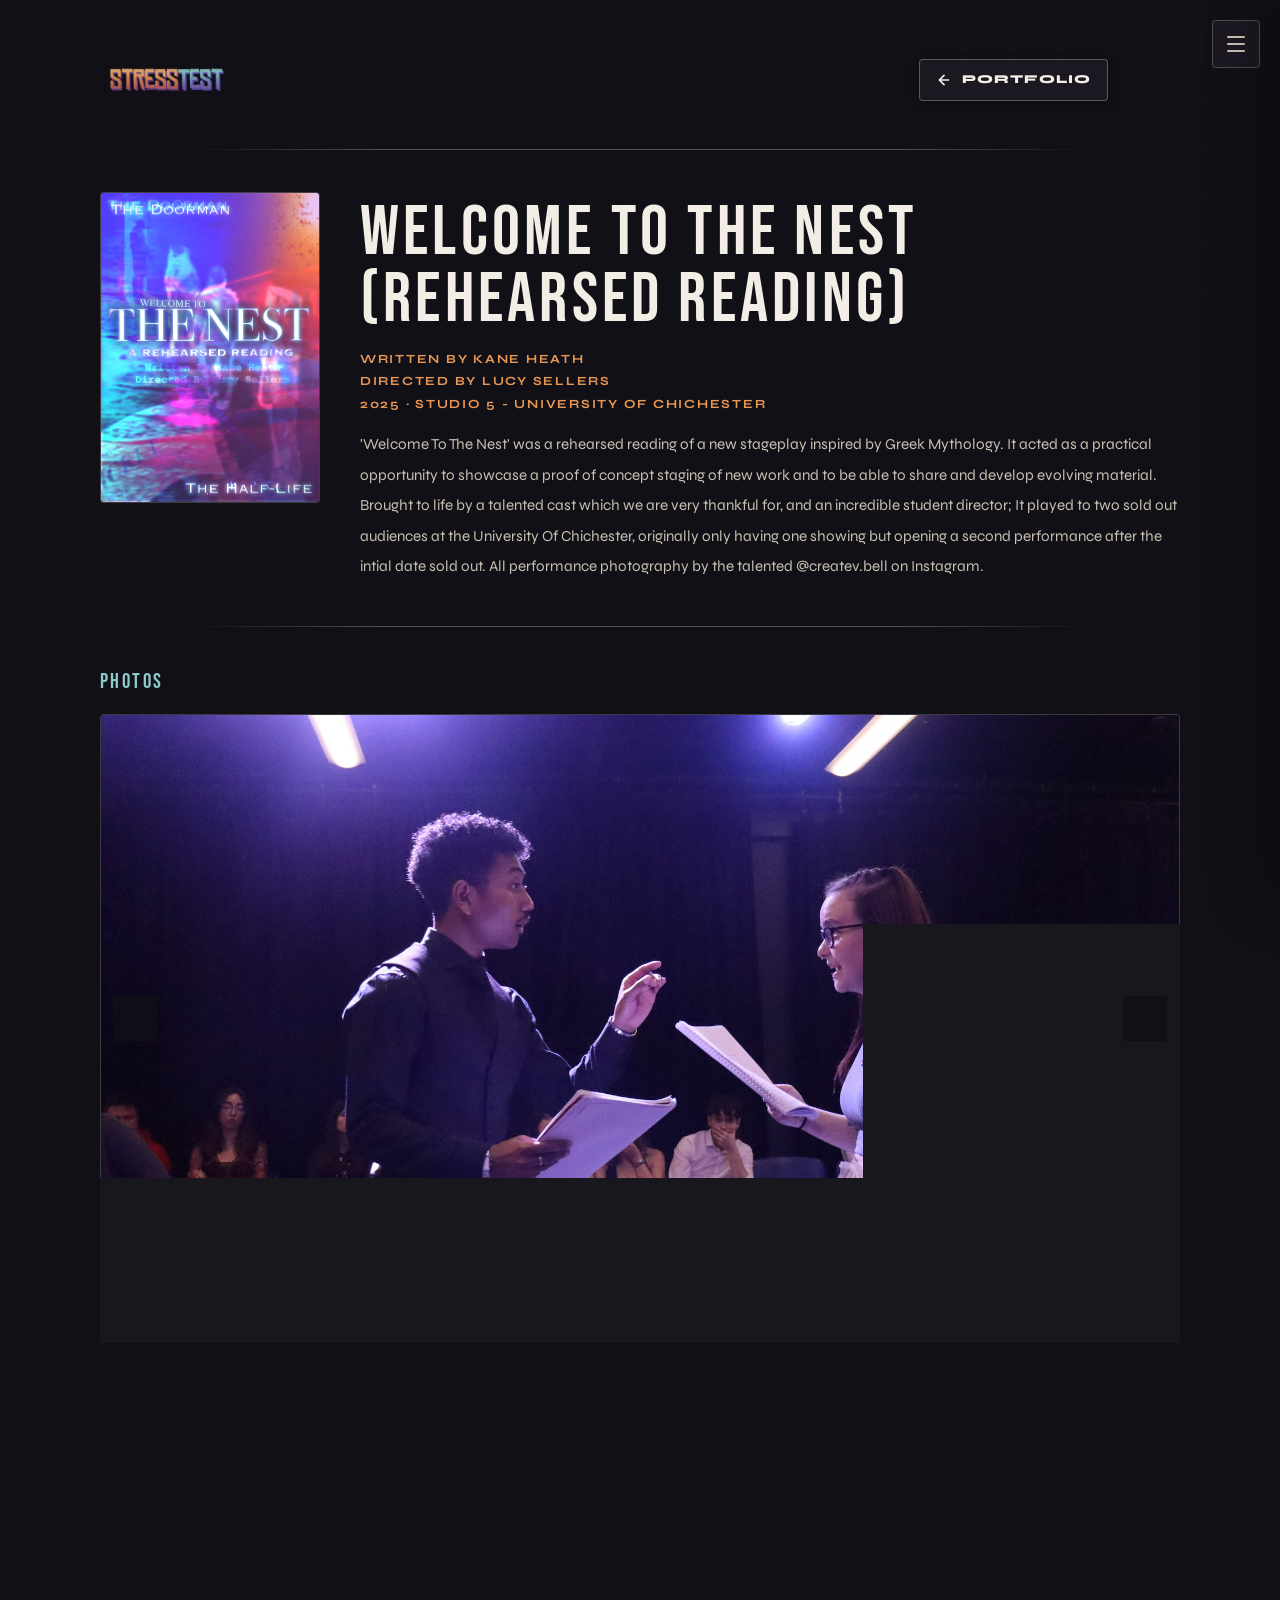
<file: WELCOMETOTHENEST.html>
<!DOCTYPE html>
<html lang="en">
<head>
<meta charset="UTF-8">
<meta name="viewport" content="width=device-width, initial-scale=1.0">

<!-- ============================================================
     CHANGE TITLE
     ============================================================ -->
<title>Welcome To The Nest</title>

<link rel="preconnect" href="https://fonts.googleapis.com">
<link href="https://fonts.googleapis.com/css2?family=Bebas+Neue&family=Syne:wght@400;700;800&display=swap" rel="stylesheet">
<link rel="stylesheet" href="assets/css/site.css">
</head>
<body class="page-welcome">
<!-- ===================== NAV MENU ===================== -->
<div class="nav-overlay" id="navOverlay" onclick="closeNav()"></div>
<nav class="nav-drawer" id="navDrawer">
  <button class="nav-close" onclick="closeNav()" aria-label="Close menu">
    <svg width="20" height="20" viewBox="0 0 24 24" fill="none" stroke="currentColor" stroke-width="2.5" stroke-linecap="round" stroke-linejoin="round">
      <path d="M18 6 6 18M6 6l12 12"/>
    </svg>
  </button>
  <a href="index.html" class="nav-logo">
    <img src="assets/global/stresstestlogo.png" alt="StressTest">
  </a>
  <div class="nav-divider"></div>
  <a href="index.html" class="nav-link">Home</a>
  <a href="whats-on.html" class="nav-link">What's On</a>
  <a href="portfolio.html" class="nav-link">Portfolio</a>
  <a href="about.html" class="nav-link">About</a>
  <a href="get-involved.html" class="nav-link">Get Involved</a>
  <div class="nav-divider"></div>
  <a href="#" id="navEmailBtn" data-email-user="contact" data-email-domain="stresstest.uk" class="nav-link nav-social-link">
    <svg width="16" height="16" viewBox="0 0 24 24" fill="none" stroke="currentColor" stroke-width="2" stroke-linecap="round" stroke-linejoin="round">
      <rect x="2" y="4" width="20" height="16" rx="3"/>
      <path d="m2 7 10 7 10-7"/>
    </svg>
    Contact
  </a>
  <a href="https://instagram.com/art.stresstest" target="_blank" rel="noopener" class="nav-link nav-social-link">
    <svg width="16" height="16" viewBox="0 0 24 24" fill="none" stroke="currentColor" stroke-width="2" stroke-linecap="round" stroke-linejoin="round">
      <rect x="2" y="2" width="20" height="20" rx="5"/>
      <circle cx="12" cy="12" r="4"/>
      <circle cx="17.5" cy="6.5" r="1" fill="currentColor" stroke="none"/>
    </svg>
    Instagram
  </a>
</nav>
<button class="hamburger" id="hamburger" onclick="openNav()" aria-label="Open menu">
  <span></span><span></span><span></span>
</button>
<!-- ===================================================== -->





<main class="site">

  <!-- Header -->
  <div class="header">
    <a href="index.html" class="header-logo">
      <img src="assets/global/stresstestlogo.png" alt="StressTest">
    </a>
    <a href="portfolio.html" class="btn-back">
      <svg width="16" height="16" viewBox="0 0 24 24" fill="none" stroke="currentColor" stroke-width="2.5" stroke-linecap="round" stroke-linejoin="round">
        <path d="M19 12H5M12 5l-7 7 7 7"/>
      </svg>
      Portfolio
    </a>
  </div>

  <div class="header-divider"></div>

  <!-- ============================================================
       HERO: poster + show info
       EDIT: poster src, title, credits, description
       ============================================================ -->
  <div class="hero">
    <div class="hero-poster">
      <img src="assets/whats-on/PREV1.png" alt="Show poster">
    </div>
    <div class="hero-info">
      <div class="show-title">Welcome To The Nest (Rehearsed Reading)</div>
      <div class="show-credits">
        Written by Kane Heath<br>
        Directed by Lucy Sellers<br>
        2025 · Studio 5 - University Of Chichester
      </div>
      <p class="show-description">
        'Welcome To The Nest' was a rehearsed reading of a new stageplay inspired by Greek Mythology. It acted as a practical opportunity to showcase a proof of concept staging of new work and to be able to share and develop evolving material. Brought to life by a talented cast which we are very thankful for, and an incredible student director; It played to two sold out audiences at the University Of Chichester, originally only having one showing but opening a second performance after the intial date sold out. All performance photography by the talented @createv.bell on Instagram.
      </p>
    </div>
  </div>

  <div class="section-divider"></div>

  <!-- ============================================================
       PHOTO CAROUSEL
       EDIT: Add/remove <div class="carousel-slide"> blocks.
       Name your images CAROUSEL1.png, CAROUSEL2.png etc.
       and place them in assets/
       ============================================================ -->
  <div class="carousel-wrap">
    <div class="carousel-label">Photos</div>
    <div class="carousel" id="carousel">
      <div class="carousel-track" id="carouselTrack">

        <div class="carousel-slide">
          <img src="assets/welcome-to-the-nest/CAROUSEL1.png" alt="Production photo">
        </div>

        <div class="carousel-slide">
          <img src="assets/welcome-to-the-nest/CAROUSEL2.png" alt="Production photo">
        </div>

        <div class="carousel-slide">
          <img src="assets/welcome-to-the-nest/CAROUSEL3.png" alt="Production photo">
        </div>

        <div class="carousel-slide">
          <img src="assets/welcome-to-the-nest/CAROUSEL4.png" alt="Production photo">
        </div>

        <div class="carousel-slide">
          <img src="assets/welcome-to-the-nest/CAROUSEL5.png" alt="Production photo">
        </div>

        <div class="carousel-slide">
          <img src="assets/welcome-to-the-nest/CAROUSEL6.png" alt="Production photo">
        </div>

        <div class="carousel-slide">
          <img src="assets/welcome-to-the-nest/CAROUSEL7.png" alt="Production photo">
        </div>

        <div class="carousel-slide">
          <img src="assets/welcome-to-the-nest/CAROUSEL8.png" alt="Production photo">
        </div>

        <div class="carousel-slide">
          <img src="assets/welcome-to-the-nest/CAROUSEL9.png" alt="Production photo">
        </div>

        <div class="carousel-slide">
          <img src="assets/welcome-to-the-nest/CAROUSEL10.png" alt="Production photo">
        </div>

        <!-- Add more slides here following the same pattern -->

      </div>

      <button class="carousel-btn prev" id="prevBtn" aria-label="Previous">
        <svg width="18" height=18" viewBox="0 0 24 24" fill="none" stroke="currentColor" stroke-width="2.5" stroke-linecap="round" stroke-linejoin="round">
          <path d="M15 18l-6-6 6-6"/>
        </svg>
      </button>
      <button class="carousel-btn next" id="nextBtn" aria-label="Next">
        <svg width="18" height="18" viewBox="0 0 24 24" fill="none" stroke="currentColor" stroke-width="2.5" stroke-linecap="round" stroke-linejoin="round">
          <path d="M9 18l6-6-6-6"/>
        </svg>
      </button>
    </div>

    <div class="carousel-dots" id="carouselDots"></div>
  </div>

</main>

<script src="assets/js/site.js" defer></script>
  <footer class="site-footer">
  <div class="footer-inner">
    <div class="footer-brand">
      <img src="assets/global/MiniStressTestLogo.png" alt="StressTest logo" class="footer-logo">
      <span>StressTest</span>
    </div>
    <p>
      A student-led collaborative arts platform based in West Sussex. For enquiries; creative, collaborative, or other, email
      <a href="mailto:contact@stresstest.uk">contact@stresstest.uk</a>.
    </p>
    <div class="footer-meta">
      <a href="whats-on.html">What's On</a>
       <a href="portfolio.html">Portfolio</a>
      <a href="get-involved.html">Get Involved</a>
    </div>
    <p class="footer-note">© 2026-27 StressTest. All rights reserved.</p>
    <p class="footer-note">No Generative AI was used to create any art made by StressTest.</p>
  </div>
</footer>

</body>
</html>
</file>
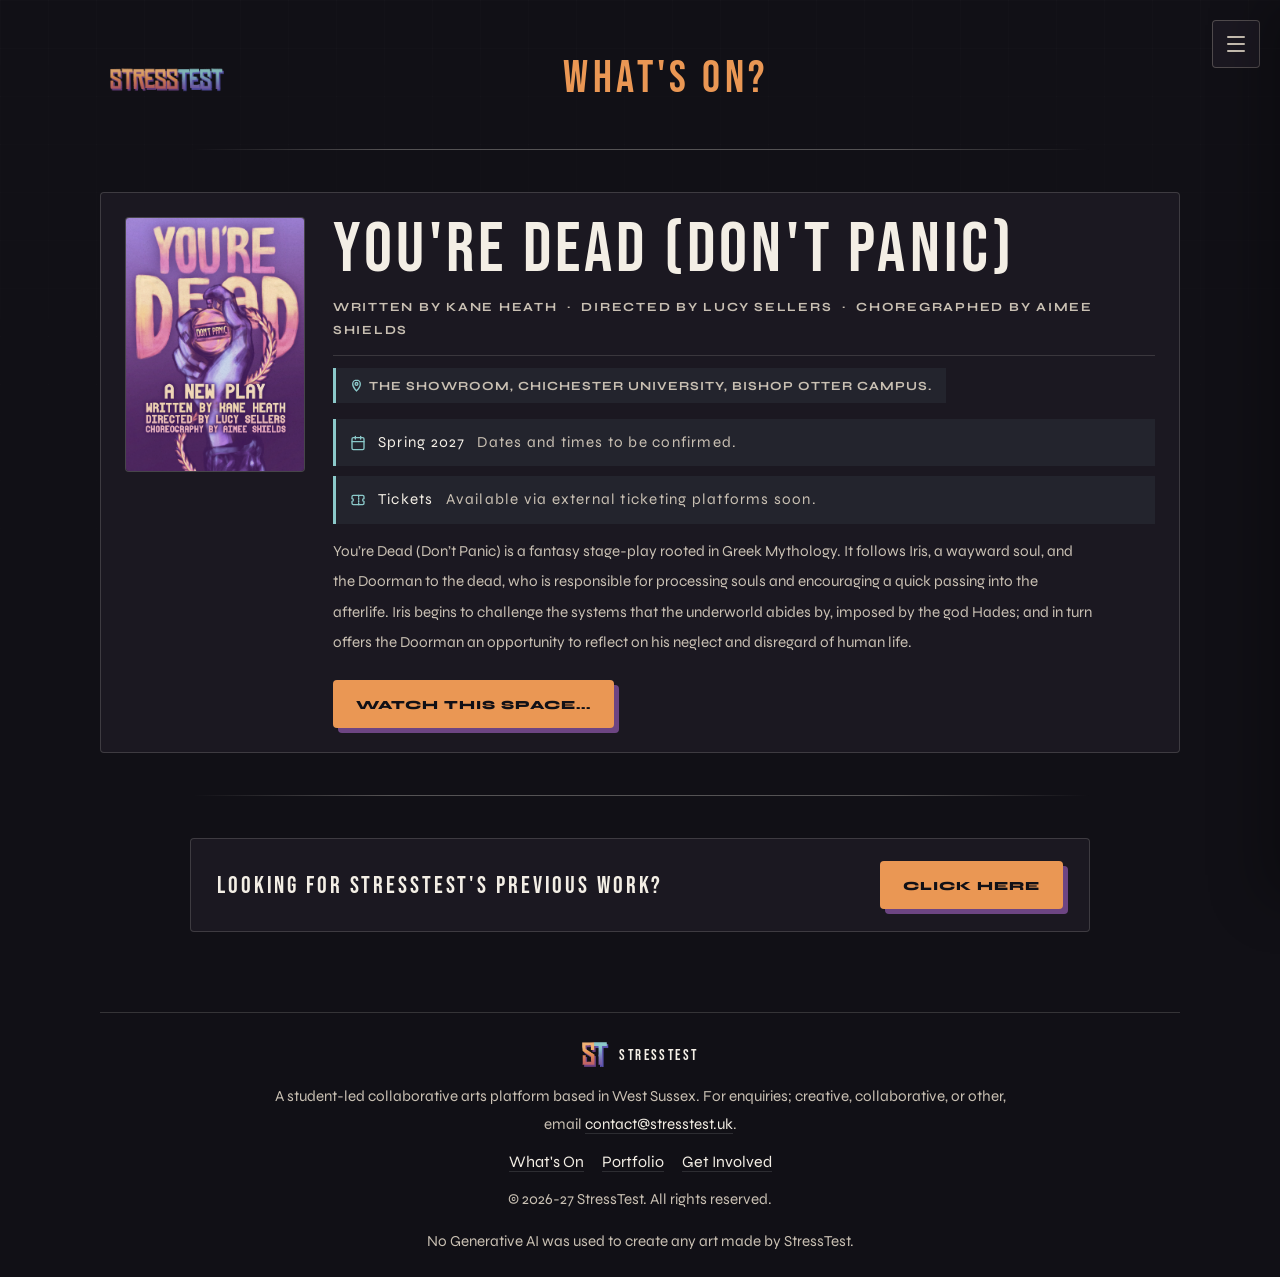
<file: whats-on.html>
<!DOCTYPE html>
<html lang="en">
<head>
<meta charset="UTF-8">
<meta name="viewport" content="width=device-width, initial-scale=1.0">
<title>What's On — StressTest</title>
<link rel="preconnect" href="https://fonts.googleapis.com">
<link href="https://fonts.googleapis.com/css2?family=Bebas+Neue&family=Syne:wght@400;700;800&display=swap" rel="stylesheet">
<link rel="stylesheet" href="assets/css/site.css">
</head>
<body class="page-whats-on">
<!-- ===================== NAV MENU ===================== -->
<div class="nav-overlay" id="navOverlay" onclick="closeNav()"></div>
<nav class="nav-drawer" id="navDrawer">
  <button class="nav-close" onclick="closeNav()" aria-label="Close menu">
    <svg width="20" height="20" viewBox="0 0 24 24" fill="none" stroke="currentColor" stroke-width="2.5" stroke-linecap="round" stroke-linejoin="round">
      <path d="M18 6 6 18M6 6l12 12"/>
    </svg>
  </button>
  <a href="index.html" class="nav-logo">
    <img src="assets/global/stresstestlogo.png" alt="StressTest">
  </a>
  <div class="nav-divider"></div>
  <a href="index.html" class="nav-link">Home</a>
  <a href="whats-on.html" class="nav-link">What's On</a>
  <a href="portfolio.html" class="nav-link">Portfolio</a>
  <a href="about.html" class="nav-link">About</a>
  <a href="get-involved.html" class="nav-link">Get Involved</a>
  <div class="nav-divider"></div>
  <a href="#" id="navEmailBtn" data-email-user="contact" data-email-domain="stresstest.uk" class="nav-link nav-social-link">
    <svg width="16" height="16" viewBox="0 0 24 24" fill="none" stroke="currentColor" stroke-width="2" stroke-linecap="round" stroke-linejoin="round">
      <rect x="2" y="4" width="20" height="16" rx="3"/>
      <path d="m2 7 10 7 10-7"/>
    </svg>
    Contact
  </a>
  <a href="https://instagram.com/art.stresstest" target="_blank" rel="noopener" class="nav-link nav-social-link">
    <svg width="16" height="16" viewBox="0 0 24 24" fill="none" stroke="currentColor" stroke-width="2" stroke-linecap="round" stroke-linejoin="round">
      <rect x="2" y="2" width="20" height="20" rx="5"/>
      <circle cx="12" cy="12" r="4"/>
      <circle cx="17.5" cy="6.5" r="1" fill="currentColor" stroke="none"/>
    </svg>
    Instagram
  </a>
</nav>
<button class="hamburger" id="hamburger" onclick="openNav()" aria-label="Open menu">
  <span></span><span></span><span></span>
</button>
<!-- ===================================================== -->





<main class="site">

  <div class="header">
    <a href="index.html" class="header-logo">
      <img src="assets/global/stresstestlogo.png" alt="StressTest">
    </a>
    <span class="page-title">What's On?</span>
    <div style="width:80px"></div>
  </div>

  <div class="header-divider"></div>

  <div class="show-list">

     <!-- =============================================
         WHAT'S ON CARD — copy/paste from here...
         ============================================= -->
    <div class="show-card">
      <div class="show-poster">
        <img src="assets/whats-on/yourdeadposter.png" alt="Show poster">
      </div>
      <div class="show-info">
        <div class="show-title">YOU'RE DEAD (DON'T PANIC)</div>
        <div class="show-credits">Written by Kane Heath &nbsp;·&nbsp; Directed by Lucy Sellers &nbsp;·&nbsp; Choregraphed by Aimee Shields</div>
        <div class="show-location">
          <svg width="13" height="13" viewBox="0 0 24 24" fill="none" stroke="currentColor" stroke-width="2.5" stroke-linecap="round" stroke-linejoin="round">
            <path d="M12 2C8.13 2 5 5.13 5 9c0 5.25 7 13 7 13s7-7.75 7-13c0-3.87-3.13-7-7-7z"/>
            <circle cx="12" cy="9" r="2.5"/>
          </svg>
          The Showroom, Chichester University, Bishop Otter Campus.
        </div>
        <div class="show-facts">
          <p class="show-fact">
            <svg viewBox="0 0 24 24" fill="none" stroke="currentColor" stroke-width="2" stroke-linecap="round" stroke-linejoin="round" aria-hidden="true">
              <rect x="3" y="4" width="18" height="18" rx="2"/>
              <path d="M16 2v4M8 2v4M3 10h18"/>
            </svg>
            <strong>Spring 2027</strong><span>Dates and times to be confirmed.</span>
          </p>
          <p class="show-fact">
            <svg viewBox="0 0 24 24" fill="none" stroke="currentColor" stroke-width="2" stroke-linecap="round" stroke-linejoin="round" aria-hidden="true">
              <path d="M3 7a2 2 0 0 1 2-2h14a2 2 0 0 1 2 2v3a2 2 0 0 0 0 4v3a2 2 0 0 1-2 2H5a2 2 0 0 1-2-2v-3a2 2 0 0 0 0-4V7Z"/>
              <path d="M13 5v14" stroke-dasharray="2 2"/>
            </svg>
            <strong>Tickets</strong><span>Available via external ticketing platforms soon.</span>
          </p>
        </div>
        <p class="show-description">
         You’re Dead (Don’t Panic) is a fantasy stage-play rooted in Greek Mythology. It follows Iris, a wayward soul, and the Doorman to the dead, who is responsible for processing souls and encouraging a quick passing into the afterlife. Iris begins to challenge the systems that the underworld abides by, imposed by the god Hades; and in turn offers the Doorman an opportunity to reflect on his neglect and disregard of human life.
        </p>
        <a href="oops.html" class="btn-tickets">Watch this space...</a>
      </div>
    </div>
       <!-- ...to here -->

  </div>

  <div class="section-divider"></div>

  <section class="portfolio-cta" aria-labelledby="portfolio-heading">
    <div>
      <div class="section-heading" id="portfolio-heading">Looking for StressTest's previous work?</div>
    </div>
    <a href="portfolio.html" class="btn btn-primary">Click here</a>
  </section>

  </div>

</main>

<script src="assets/js/site.js" defer></script>
  <footer class="site-footer">
  <div class="footer-inner">
    <div class="footer-brand">
      <img src="assets/global/MiniStressTestLogo.png" alt="StressTest logo" class="footer-logo">
      <span>StressTest</span>
    </div>
    <p>
      A student-led collaborative arts platform based in West Sussex. For enquiries; creative, collaborative, or other, email
      <a href="mailto:contact@stresstest.uk">contact@stresstest.uk</a>.
    </p>
    <div class="footer-meta">
      <a href="whats-on.html">What's On</a>
      <a href="portfolio.html">Portfolio</a>
      <a href="get-involved.html">Get Involved</a>
    </div>
    <p class="footer-note">© 2026-27 StressTest. All rights reserved.</p>
    <p class="footer-note">No Generative AI was used to create any art made by StressTest.</p>
  </div>
</footer>

</body>
</html>
</file>
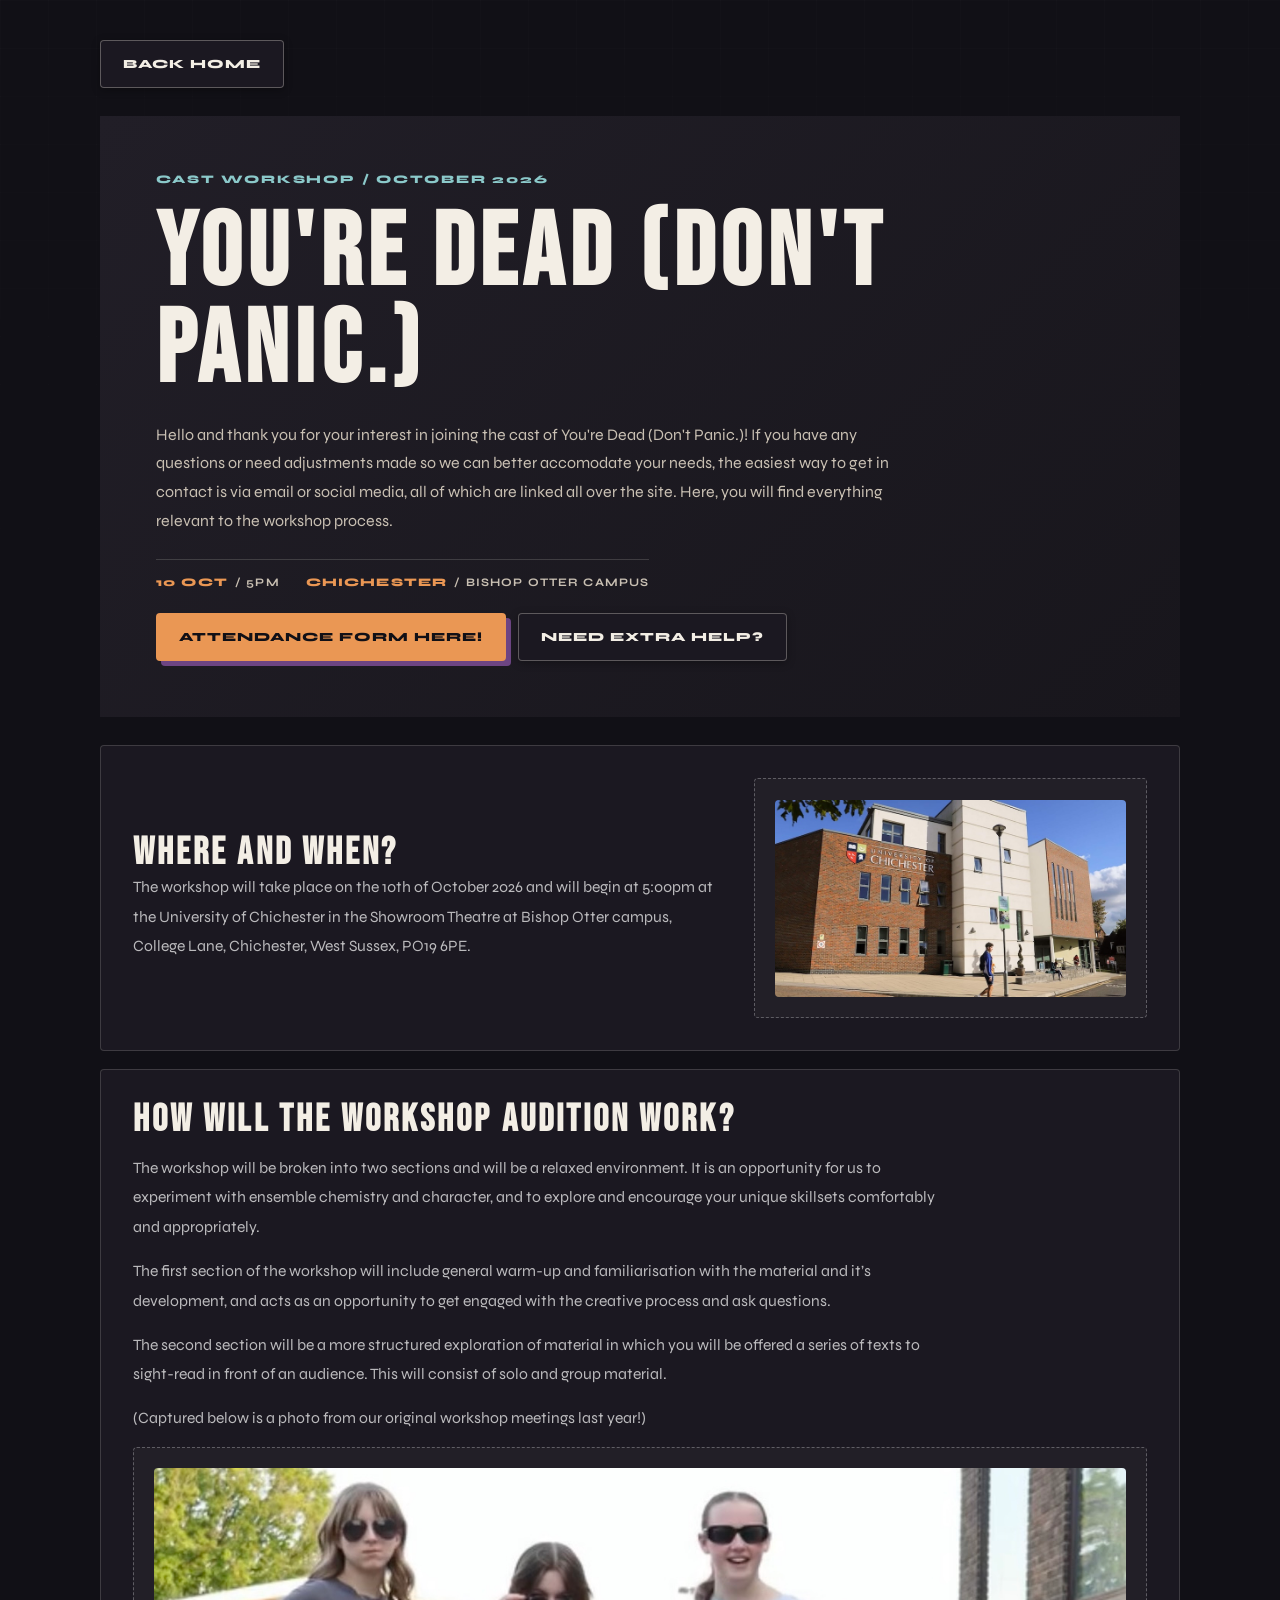
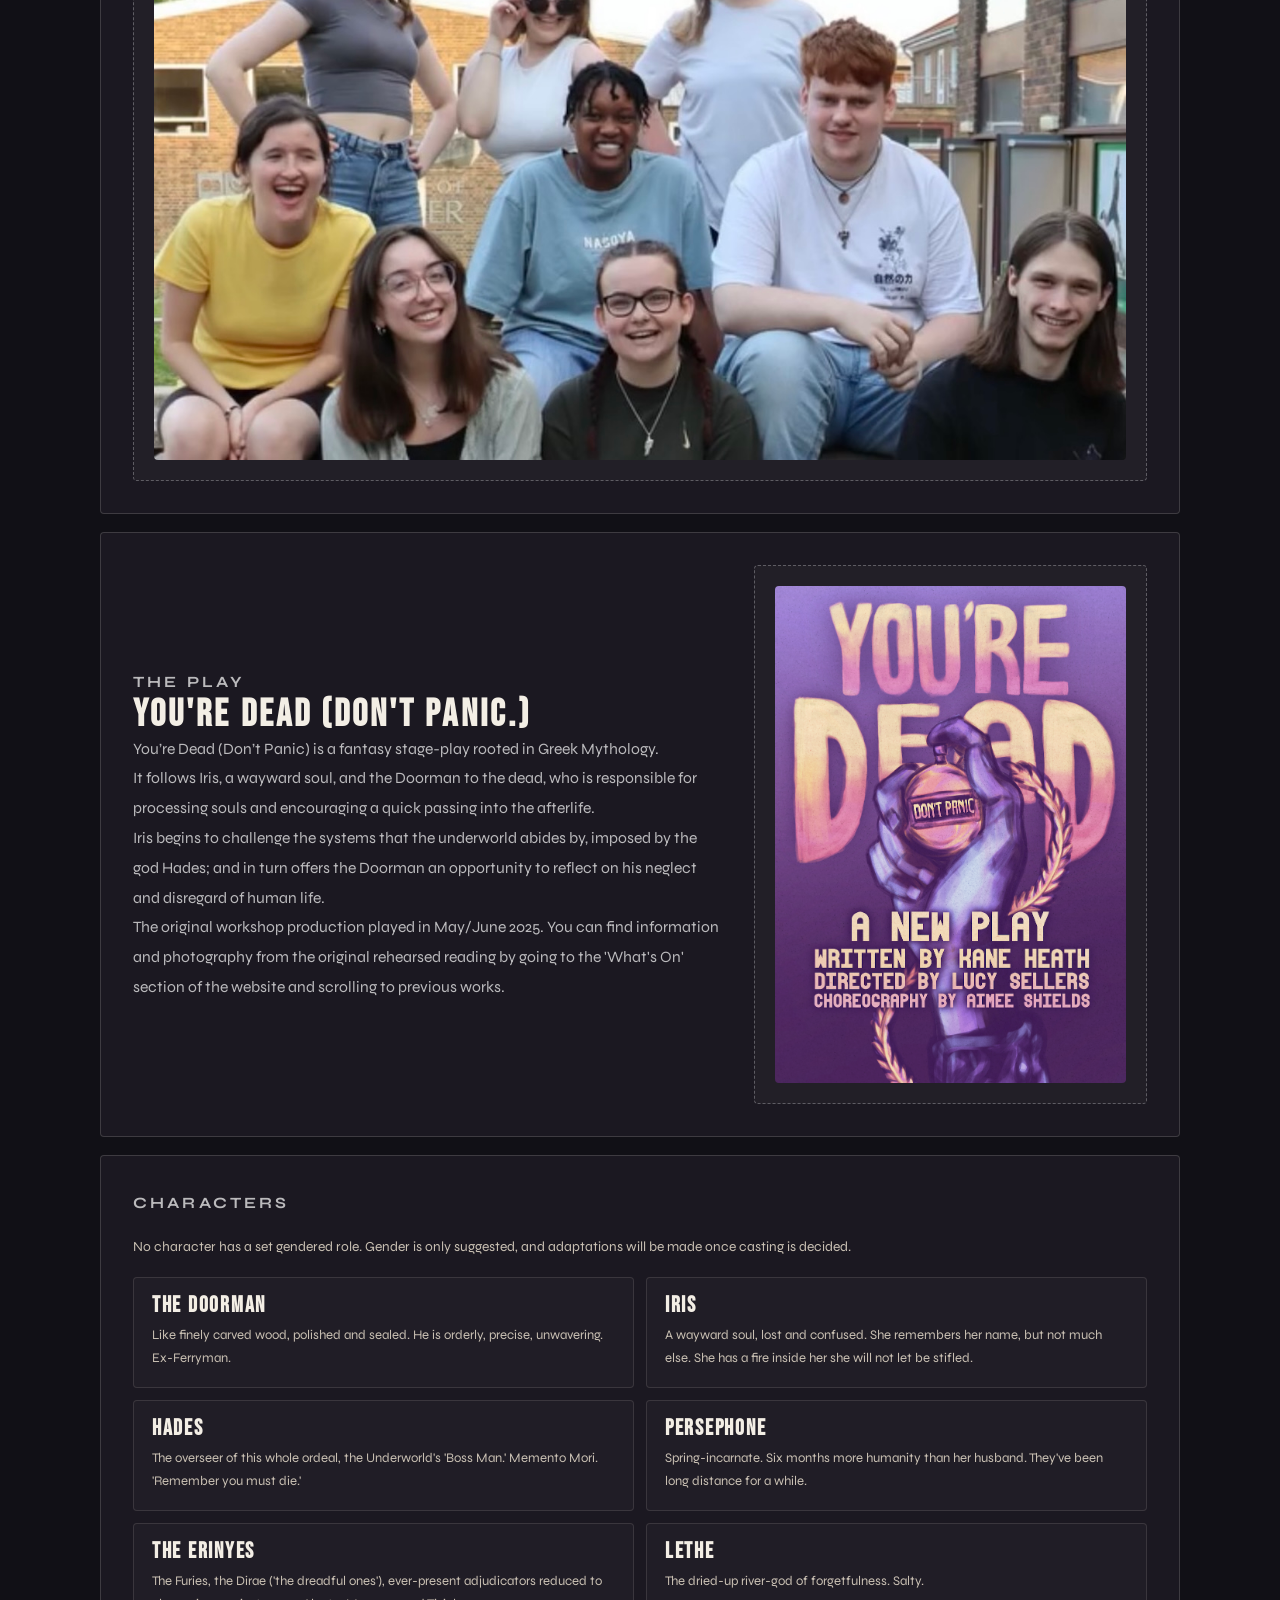
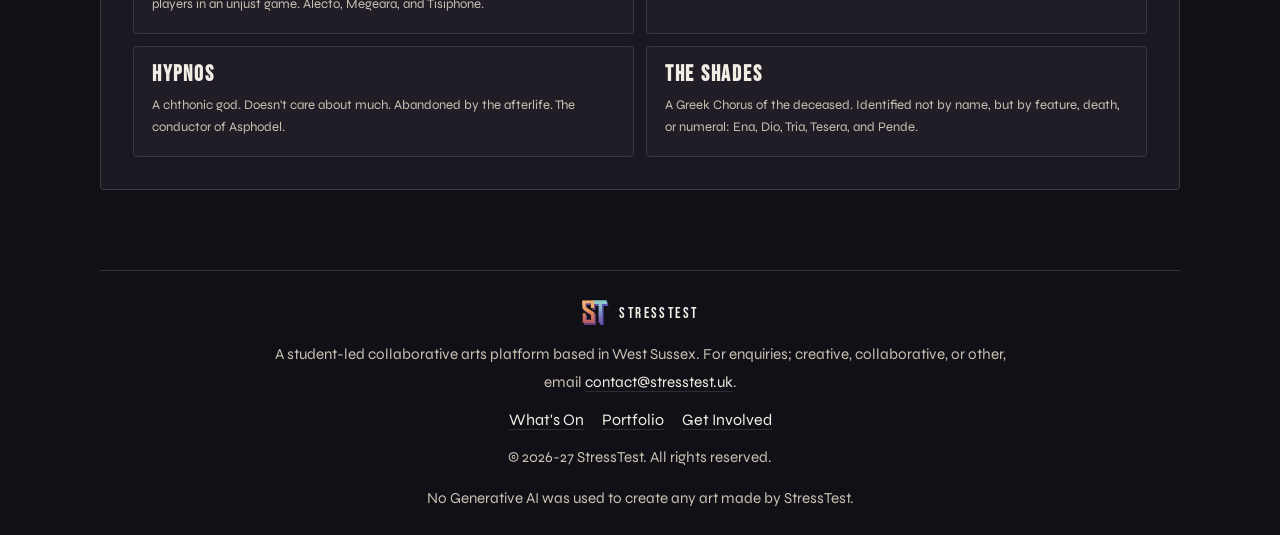
<file: YDDPauditionmaterial.html>
<!DOCTYPE html>
<html lang="en">
  <head>
    <meta charset="UTF-8" />
    <meta name="viewport" content="width=device-width, initial-scale=1.0" />
    <title>Workshop Material for You're Dead (Don't Panic.)</title>
    <link rel="preconnect" href="https://fonts.googleapis.com" />
    <link rel="preconnect" href="https://fonts.gstatic.com" crossorigin />
    <link href="https://fonts.googleapis.com/css2?family=Bebas+Neue&family=Syne:wght@400;500;600;700&display=swap" rel="stylesheet" />
    <link rel="stylesheet" href="assets/css/site.css" />
  </head>
  <body class="page-material">
    <main class="site template-page">
      <header class="template-header">
        <a class="btn btn-secondary" href="index.html">Back home</a>
        
      </header>

      <section class="card template-hero">
        <p class="material-eyebrow">CAST WORKSHOP / OCTOBER 2026</p>
      
        <h1 class="show-title">YOU'RE DEAD (DON'T PANIC.)</h1>
        <p class="show-description material-intro">
          Hello and thank you for your interest in joining the cast of You're Dead (Don't Panic.)! If you have any questions or need adjustments made so we can better accomodate your needs, the easiest way to get in contact is via email or social media, all of which are linked all over the site. Here, you will find everything relevant to the workshop process.
        </p>
        <div class="material-details">
          <span><strong>10 OCT</strong> / 5PM</span>
          <span><strong>CHICHESTER</strong> / BISHOP OTTER CAMPUS</span>
        </div>
        <div class="actions">
          <a class="btn btn-primary" href="https://forms.gle/sVBnuChzxDT2dnni9">Attendance Form here!</a>
          <a class="btn btn-secondary" href="mailto:contact@stresstest.uk">Need extra help?</a>
        </div>
      </section>

      <section class="template-grid">
        <article class="template-section template-section--split">
          <div>
          
            <h2>WHERE AND WHEN?</h2>
            <p>
              The workshop will take place on the 10th of October 2026 and will begin at 5:00pm at the University of Chichester in the Showroom Theatre at Bishop Otter campus,
College Lane,
Chichester,
West Sussex,
PO19 6PE.

            </p>
          </div>
          <div class="photo-slot">
            <img src="assets/auditionmaterial/CAMPUS.jpeg" alt="Photo of Bishop Otter Campus" />
          </div>
        </article>

        <article class="template-section workshop-process">
        
          <h2>How will the workshop audition work?</h2>

<p>
          The workshop will be broken into two sections and will be a relaxed environment. It is an opportunity for us to experiment with ensemble chemistry and character, and to explore and encourage your unique skillsets comfortably and appropriately.
</p>
<p>
          The first section of the workshop will include general warm-up and familiarisation with the material and it’s development, and acts as an opportunity to get engaged with the creative process and ask questions.
</p>
<p>
The second section will be a more structured exploration of material in which you will be offered a series of texts to sight-read in front of an audience. This will consist of solo and group material.
 </p>
 <p>
(Captured below is a photo from our original workshop meetings last year!)
</p>
    
          <div class="photo-slot">
            <img src="assets/auditionmaterial/2025 workshop.jpg" alt="Original workshop audition from 2025" />
          </div>
        </article>

        <article class="template-section template-section--split">
          <div>
            <p class="about-section-label">The Play</p>
            <h2>You're Dead (Don't Panic.)</h2>
<p>
              You’re Dead (Don’t Panic) is a fantasy stage-play rooted in Greek Mythology.
            </p>   
            <p>   
              It follows Iris, a wayward soul, and the Doorman to the dead, who is responsible for processing souls and encouraging a quick passing into the afterlife.
 </p>  
  <p>
              Iris begins to challenge the systems that the underworld abides by, imposed by the god Hades; and in turn offers the Doorman an opportunity to reflect on his neglect and disregard of human life.
            </p>    
            <p>    
The original workshop production played in May/June 2025. You can find information and photography from the original rehearsed reading by going to the 'What's On' section of the website and scrolling to previous works.
</p> 
          </div>
          <div class="photo-slot">
            <img src="assets/whats-on/yourdeadposter.png" alt="Example photo" />
          </div>
        </article>

        <article class="template-section character-section">
          <p class="about-section-label">CHARACTERS</p>
          <p class="character-note">No character has a set gendered role. Gender is only suggested, and adaptations will be made once casting is decided.
</P>
          <div class="character-grid">
            <div class="character-card"><h2>THE DOORMAN</h2><p>Like finely carved wood, polished and sealed. He is orderly, precise, unwavering. Ex-Ferryman.</p></div>
            <div class="character-card"><h2>IRIS</h2><p>A wayward soul, lost and confused. She remembers her name, but not much else. She has a fire inside her she will not let be stifled.</p></div>
            <div class="character-card"><h2>HADES</h2><p>The overseer of this whole ordeal, the Underworld's 'Boss Man.' Memento Mori. 'Remember you must die.'</p></div>
            <div class="character-card"><h2>PERSEPHONE</h2><p>Spring-incarnate. Six months more humanity than her husband. They've been long distance for a while.</p></div>
            <div class="character-card"><h2>THE ERINYES</h2><p>The Furies, the Dirae ('the dreadful ones'), ever-present adjudicators reduced to players in an unjust game. Alecto, Megeara, and Tisiphone.</p></div>
            <div class="character-card"><h2>LETHE</h2><p>The dried-up river-god of forgetfulness. Salty.</p></div>
            <div class="character-card"><h2>HYPNOS</h2><p>A chthonic god. Doesn't care about much. Abandoned by the afterlife. The conductor of Asphodel.</p></div>
            <div class="character-card"><h2>THE SHADES</h2><p>A Greek Chorus of the deceased. Identified not by name, but by feature, death, or numeral: Ena, Dio, Tria, Tesera, and Pende.</p></div>
          </div>


          



        </article>
      </section>
    </main>

<script src="assets/js/site.js" defer></script>
  <footer class="site-footer">
  <div class="footer-inner">
    <div class="footer-brand">
      <img src="assets/global/MiniStressTestLogo.png" alt="StressTest logo" class="footer-logo">
      <span>StressTest</span>
    </div>
    <p>
      A student-led collaborative arts platform based in West Sussex. For enquiries; creative, collaborative, or other, email
      <a href="mailto:contact@stresstest.uk">contact@stresstest.uk</a>.
    </p>
    <div class="footer-meta">
      <a href="whats-on.html">What's On</a>
       <a href="portfolio.html">Portfolio</a>
      <a href="get-involved.html">Get Involved</a>
    </div>
    <p class="footer-note">© 2026-27 StressTest. All rights reserved.</p>
    <p class="footer-note">No Generative AI was used to create any art made by StressTest.</p>
  </div>
</footer>


  </body>
</html>
</file>
<file: assets/css/site.css>
*, *::before, *::after { box-sizing: border-box; margin: 0; padding: 0; }
:root {
  --orange: #EA9754;
  --pink: #6D4583;
  --purple: #5B55AD;
  --teal: #8BC9CA;
  --dark: #0d0a12;
  --glass-bg: rgba(255,255,255,0.06);
  --glass-border: rgba(255,255,255,0.12);
  --glass-blur: blur(24px);
}
html, body {
  width: 100%; min-height: 100%;
  background-color: var(--dark);
  background-image: radial-gradient(circle, rgba(255,255,255,0.07) 1px, transparent 1px);
  background-size: 28px 28px;
  color: #fff;
  font-family: 'Syne', sans-serif;
  overflow-x: hidden;
  line-height: normal;
}
body { min-height: 100vh; }
a { color: inherit; }
.site {
  min-height: 100vh;
  display: flex;
  flex-direction: column;
  align-items: center;
  padding: 48px 24px 80px;
  gap: 48px;
}
.card {
  padding: 56px 64px 52px;
  max-width: 820px;
  width: 100%;
  display: flex; flex-direction: column; align-items: center; gap: 44px;
  animation: cardIn 1s cubic-bezier(.16,1,.3,1) both;
}
.logo-wrap { width: 100%; animation: fadeUp 0.9s 0.15s cubic-bezier(.16,1,.3,1) both; }
.logo-wrap img { width: 100%; height: auto; display: block; transition: transform 0.4s ease; }
.logo-wrap img:hover { transform: scale(1.015); }
.divider {
  width: 100%; height: 1px;
  background: linear-gradient(to right, transparent, rgba(255,255,255,0.15), transparent);
  animation: fadeUp 0.9s 0.3s cubic-bezier(.16,1,.3,1) both;
}
.actions { display: flex; gap: 20px; flex-wrap: wrap; justify-content: center; animation: fadeUp 0.9s 0.45s cubic-bezier(.16,1,.3,1) both; }
.btn {
  position: relative; display: inline-flex; align-items: center; gap: 12px; padding: 16px 36px;
  border-radius: 100px; font-family: 'Syne', sans-serif; font-weight: 700; font-size: 0.95rem;
  letter-spacing: 0.08em; text-transform: uppercase; text-decoration: none; cursor: pointer;
  transition: transform 0.25s cubic-bezier(.34,1.56,.64,1), box-shadow 0.25s ease, background 0.2s, border-color 0.2s;
  border: none; outline: none; overflow: hidden;
}
.btn::after { content: ''; position: absolute; inset: 0; border-radius: inherit; background: rgba(255,255,255,0.15); transform: scale(0); opacity: 0; transition: transform 0.5s cubic-bezier(.16,1,.3,1), opacity 0.5s; }
.btn:active::after { transform: scale(2.5); opacity: 0; transition: 0s; }
.btn:hover { transform: translateY(-3px) scale(1.03); }
.btn:active { transform: translateY(0) scale(0.98); }
.btn-icon { width: 20px; height: 20px; flex-shrink: 0; }
.btn-primary, .btn-email, .btn-contact, .btn-home { background: linear-gradient(135deg, #EA9754, #6D4583); color: #fff; box-shadow: 0 8px 32px rgba(234,151,84,0.35), 0 2px 8px rgba(0,0,0,0.3); }
.btn-primary:hover, .btn-email:hover, .btn-contact:hover, .btn-home:hover { box-shadow: 0 16px 48px rgba(249,124,43,0.55), 0 4px 16px rgba(0,0,0,0.4); }
.btn-tickets {
  position: relative;
  display: inline-flex;
  align-items: center;
  gap: 10px;
  padding: 13px 28px;
  border-radius: 100px;
  font-family: 'Syne', sans-serif;
  font-weight: 700;
  font-size: 0.88rem;
  letter-spacing: 0.08em;
  text-transform: uppercase;
  text-decoration: none;
  cursor: pointer;
  border: none;
  outline: none;
  overflow: hidden;
  background: linear-gradient(135deg, #EA9754, #6D4583);
  color: #fff;
  align-self: flex-start;
  margin-top: 8px;
  box-shadow: 0 6px 24px rgba(249,124,43,0.3), 0 2px 8px rgba(0,0,0,0.3);
  transition: transform 0.25s cubic-bezier(.34,1.56,.64,1), box-shadow 0.25s ease;
}
.btn-tickets:hover {
  transform: translateY(-2px) scale(1.03);
  box-shadow: 0 12px 36px rgba(249,124,43,0.5), 0 4px 12px rgba(0,0,0,0.4);
}
.btn-tickets:active { transform: translateY(0) scale(0.98); }
.btn-secondary, .btn-about, .btn-whatson, .btn-instagram, .btn-materials, .btn-back {
  background: var(--glass-bg); color: #fff; border: 1px solid var(--glass-border); backdrop-filter: var(--glass-blur); -webkit-backdrop-filter: var(--glass-blur); box-shadow: 0 2px 8px rgba(0,0,0,0.3);
}
.btn-secondary:hover, .btn-about:hover, .btn-whatson:hover, .btn-instagram:hover, .btn-materials:hover, .btn-back:hover {
  border-color: rgba(255,255,255,0.2); box-shadow: 0 4px 16px rgba(0,0,0,0.4); background: rgba(255,255,255,0.08);
}
.header { width: 100%; max-width: 900px; display: flex; align-items: center; justify-content: space-between; animation: fadeUp 0.9s 0s cubic-bezier(.16,1,.3,1) both; }
.header-logo img { height: 36px; width: auto; display: block; opacity: 0.9; transition: opacity 0.3s; }
.header-logo img:hover { opacity: 1; }
.page-title { font-family: 'Bebas Neue', sans-serif; font-size: 2rem; letter-spacing: 0.1em; color: rgba(255,255,255,0.9); }
.header-divider, .section-divider { width: 100%; max-width: 900px; height: 1px; background: linear-gradient(to right, transparent, rgba(255,255,255,0.15), transparent); animation: fadeUp 0.9s 0.1s cubic-bezier(.16,1,.3,1) both; }
.about-wrap { width: 100%; max-width: 900px; display: flex; flex-direction: column; gap: 48px; animation: fadeUp 0.9s 0.15s cubic-bezier(.16,1,.3,1) both; }
.about-intro { font-family: 'Bebas Neue', sans-serif; font-size: clamp(2.2rem, 6vw, 4rem); letter-spacing: 0.05em; line-height: 1.05; color: #fff; }
.about-intro span { background: linear-gradient(135deg, #EA9754, #6D4583); -webkit-background-clip: text; -webkit-text-fill-color: transparent; background-clip: text; }
.about-section { display: flex; flex-direction: column; gap: 16px; }
.about-section-label { font-size: 0.72rem; font-weight: 700; letter-spacing: 0.2em; text-transform: uppercase; color: rgba(255,255,255,0.3); }
.about-section-body { font-size: 1.05rem; line-height: 2; color: rgba(255,255,255,0.65); max-width: 680px; padding-bottom: 0.2em; }
.team-grid { display: grid; grid-template-columns: repeat(auto-fill, minmax(200px, 1fr)); gap: 20px; }
.team-card { background: var(--glass-bg); border: 1px solid var(--glass-border); border-radius: 14px; padding: 24px; display: flex; flex-direction: column; gap: 8px; transition: border-color 0.3s, transform 0.3s; }
.team-card:hover { border-color: rgba(255,255,255,0.22); transform: translateY(-3px); }
.team-name { font-family: 'Bebas Neue', sans-serif; font-size: 1.2rem; letter-spacing: 0.08em; color: #fff; }
.team-role { font-size: 0.72rem; font-weight: 700; letter-spacing: 0.16em; text-transform: uppercase; color: rgba(255,255,255,0.35); }
.team-bio { font-size: 0.88rem; line-height: 1.8; color: rgba(255,255,255,0.55); margin-top: 4px; margin-bottom: 0.5em; }
.opportunities-wrap { width: 100%; max-width: 900px; display: flex; flex-direction: column; gap: 24px; animation: fadeUp 0.9s 0.15s cubic-bezier(.16,1,.3,1) both; }
.opportunity-card { background: var(--glass-bg); border: 1px solid var(--glass-border); border-radius: 16px; padding: 28px; display: flex; flex-direction: column; gap: 16px; transition: border-color 0.3s; }
.opportunity-card:hover { border-color: rgba(255,255,255,0.22); }
.opportunity-title { font-family: 'Bebas Neue', sans-serif; font-size: 1.9rem; letter-spacing: 0.06em; line-height: 1; color: #fff; }
.opportunity-meta { display: flex; flex-direction: column; gap: 10px; }
.opportunity-detail { display: flex; align-items: flex-start; gap: 12px; font-size: 0.95rem; color: rgba(255,255,255,0.65); padding-bottom: 0.15em; line-height: 1.8; }
.opportunity-detail svg { flex-shrink: 0; width: 16px; height: 16px; margin-top: 3px; color: rgba(255,255,255,0.45); }
.opportunity-description { font-size: 0.95rem; line-height: 2; color: rgba(255,255,255,0.7); padding-bottom: 0.2em; }
.opportunity-actions { display: flex; gap: 12px; flex-wrap: wrap; margin-top: 8px; }
.hero { width: 100%; max-width: 900px; display: flex; gap: 40px; align-items: flex-start; animation: fadeUp 0.9s 0.15s cubic-bezier(.16,1,.3,1) both; }
.hero-poster { flex-shrink: 0; width: 220px; aspect-ratio: 1 / 1.414; border-radius: 10px; overflow: hidden; background: rgba(255,255,255,0.05); border: 1px solid var(--glass-border); }
.hero-poster img { width: 100%; height: 100%; object-fit: cover; display: block; }
.hero-info { flex: 1; display: flex; flex-direction: column; gap: 14px; justify-content: center; padding-top: 8px; }
.show-title { font-family: 'Bebas Neue', sans-serif; font-size: clamp(2rem, 5vw, 3rem); letter-spacing: 0.06em; line-height: 1; color: #fff; }
.show-credits { font-size: 0.78rem; font-weight: 700; letter-spacing: 0.14em; text-transform: uppercase; color: rgba(255,255,255,0.45); line-height: 1.8; }
.show-description { font-size: 0.95rem; line-height: 2; color: rgba(255,255,255,0.7); padding-bottom: 0.2em; }
.show-list { width: 100%; max-width: 900px; display: flex; flex-direction: column; gap: 32px; }
.show-card { display: flex; gap: 32px; align-items: flex-start; background: var(--glass-bg); border: 1px solid var(--glass-border); border-radius: 16px; padding: 28px; animation: fadeUp 0.9s cubic-bezier(.16,1,.3,1) both; transition: border-color 0.3s; }
.show-card:hover { border-color: rgba(255,255,255,0.22); }
.show-poster { flex-shrink: 0; width: 180px; aspect-ratio: 1 / 1.414; border-radius: 8px; overflow: hidden; background: rgba(255,255,255,0.05); border: 1px solid var(--glass-border); }
.show-poster img { width: 100%; height: 100%; object-fit: cover; display: block; }
.show-info { flex: 1; display: flex; flex-direction: column; gap: 12px; justify-content: center; }
.show-location { display: inline-flex; align-items: center; gap: 6px; font-size: 0.78rem; font-weight: 700; letter-spacing: 0.14em; text-transform: uppercase; color: rgba(255,255,255,0.45); }
.prev-grid { width: 100%; max-width: 900px; display: grid; grid-template-columns: repeat(auto-fill, minmax(160px, 1fr)); gap: 20px; }
.portfolio-wrap { width: 100%; max-width: 900px; display: flex; flex-direction: column; gap: 28px; animation: fadeUp 0.9s 0.15s cubic-bezier(.16,1,.3,1) both; }
.portfolio-intro { display: flex; flex-direction: column; gap: 12px; }
.portfolio-intro p, .portfolio-cta p { font-size: 0.95rem; line-height: 1.8; color: rgba(255,255,255,0.62); }
.portfolio-cta { width: 100%; max-width: 900px; display: flex; align-items: center; justify-content: space-between; gap: 24px; padding: 24px 28px; background: var(--glass-bg); border: 1px solid var(--glass-border); border-radius: 14px; animation: fadeUp 0.9s 0.2s cubic-bezier(.16,1,.3,1) both; }
.portfolio-cta .section-heading { width: auto; }
.portfolio-cta .btn { flex-shrink: 0; }
.prev-card { display: flex; flex-direction: column; gap: 12px; animation: fadeUp 0.9s cubic-bezier(.16,1,.3,1) both; }
.prev-poster { display: block; width: 100%; aspect-ratio: 1 / 1.414; border-radius: 8px; overflow: hidden; background: rgba(255,255,255,0.05); border: 1px solid var(--glass-border); transition: border-color 0.3s, transform 0.3s ease; text-decoration: none; }
.prev-poster img { width: 100%; height: 100%; object-fit: cover; display: block; transition: transform 0.4s ease; }
.prev-card:hover .prev-poster { border-color: rgba(255,255,255,0.22); transform: translateY(-3px); }
.prev-card:hover .prev-poster img { transform: scale(1.03); }
.prev-title { font-family: 'Bebas Neue', sans-serif; font-size: 1rem; letter-spacing: 0.06em; color: rgba(255,255,255,0.75); }
.prev-credits { font-size: 0.84rem; line-height: 1.7; color: rgba(255,255,255,0.55); }
.section-heading { width: 100%; max-width: 900px; font-family: 'Bebas Neue', sans-serif; font-size: 1.5rem; letter-spacing: 0.12em; color: rgba(255,255,255,0.4); }
.cta-section { width: 100%; max-width: 900px; display: flex; flex-direction: column; align-items: center; gap: 16px; text-align: center; animation: fadeUp 0.9s 0.3s cubic-bezier(.16,1,.3,1) both; }
.about-section > .cta-section { margin-top: 24px; }
.cta-heading { font-family: 'Bebas Neue', sans-serif; font-size: 1.7rem; letter-spacing: 0.08em; color: #fff; }
.cta-subtext { font-size: 0.95rem; line-height: 1.8; color: rgba(255,255,255,0.7); max-width: 680px; }
.oops-heading { font-family: 'Bebas Neue', sans-serif; font-size: clamp(2.4rem, 8vw, 3.6rem); letter-spacing: 0.08em; color: #fff; margin-top: 8px; }
.oops-body { font-size: 1rem; line-height: 1.8; color: rgba(255,255,255,0.7); max-width: 560px; text-align: center; }
.btn-home { position: relative; display: inline-flex; align-items: center; gap: 10px; padding: 13px 28px; border-radius: 100px; font-family: 'Syne', sans-serif; font-weight: 700; font-size: 0.88rem; letter-spacing: 0.08em; text-transform: uppercase; text-decoration: none; cursor: pointer; border: none; outline: none; overflow: hidden; transition: transform 0.25s cubic-bezier(.34,1.56,.64,1), box-shadow 0.25s ease; }
.btn-home:hover { transform: translateY(-2px) scale(1.03); }
.btn-home:active { transform: translateY(0) scale(0.98); }
.carousel-wrap { width: 100%; max-width: 900px; animation: fadeUp 0.9s 0.3s cubic-bezier(.16,1,.3,1) both; }
.carousel-label { font-family: 'Bebas Neue', sans-serif; font-size: 1.3rem; letter-spacing: 0.12em; color: rgba(255,255,255,0.4); margin-bottom: 20px; }
.carousel { position: relative; overflow: hidden; border-radius: 12px; background: rgba(255,255,255,0.03); border: 1px solid var(--glass-border); }
.carousel-track { display: flex; transition: transform 0.45s cubic-bezier(.16,1,.3,1); }
.carousel-slide { flex-shrink: 0; width: 100%; }
.carousel-slide img { width: 100%; aspect-ratio: 16 / 9; object-fit: cover; display: block; }
.carousel-btn { position: absolute; top: 50%; transform: translateY(-50%); width: 44px; height: 44px; border-radius: 50%; background: rgba(13,10,18,0.75); border: 1px solid var(--glass-border); backdrop-filter: blur(8px); color: #fff; cursor: pointer; display: flex; align-items: center; justify-content: center; transition: background 0.2s, border-color 0.2s, transform 0.2s; z-index: 2; }
.carousel-btn:hover { background: rgba(255,255,255,0.12); border-color: rgba(255,255,255,0.25); transform: translateY(-50%) scale(1.08); }
.carousel-btn.prev { left: 12px; }
.carousel-btn.next { right: 12px; }
.carousel-dots { display: flex; justify-content: center; gap: 8px; padding: 16px 0 4px; }
.dot { width: 6px; height: 6px; border-radius: 50%; background: rgba(255,255,255,0.2); cursor: pointer; transition: background 0.3s, transform 0.3s; }
.dot.active { background: #EA9754; transform: scale(1.3); }
.hamburger { position: fixed; top: 20px; right: 20px; z-index: 1000; width: 44px; height: 44px; border-radius: 50%; background: rgba(13,10,18,0.85); border: 1px solid rgba(255,255,255,0.12); backdrop-filter: blur(16px); -webkit-backdrop-filter: blur(16px); cursor: pointer; display: flex; flex-direction: column; align-items: center; justify-content: center; gap: 5px; transition: background 0.2s, border-color 0.2s, transform 0.2s; padding: 0; }
.hamburger:hover { background: rgba(255,255,255,0.1); border-color: rgba(255,255,255,0.22); transform: scale(1.08); }
.hamburger span { display: block; width: 18px; height: 2px; background: #fff; border-radius: 2px; transition: transform 0.3s cubic-bezier(.16,1,.3,1), opacity 0.3s; transform-origin: center; }
.nav-overlay { position: fixed; inset: 0; z-index: 1001; background: rgba(0,0,0,0.5); backdrop-filter: blur(4px); -webkit-backdrop-filter: blur(4px); opacity: 0; pointer-events: none; transition: opacity 0.35s ease; }
.nav-overlay.open { opacity: 1; pointer-events: all; }
.nav-drawer { position: fixed; top: 0; right: 0; z-index: 1002; width: 280px; height: 100vh; background: rgba(13,10,18,0.96); border-left: 1px solid rgba(255,255,255,0.1); backdrop-filter: blur(32px); -webkit-backdrop-filter: blur(32px); display: flex; flex-direction: column; padding: 28px 28px 40px; gap: 0; transform: translateX(100%); transition: transform 0.4s cubic-bezier(.16,1,.3,1); }
.nav-drawer.open { transform: translateX(0); }
.nav-close { align-self: flex-start; width: 36px; height: 36px; border-radius: 50%; background: rgba(255,255,255,0.06); border: 1px solid rgba(255,255,255,0.1); color: #fff; cursor: pointer; display: flex; align-items: center; justify-content: center; transition: background 0.2s; margin-bottom: 24px; }
.nav-close:hover { background: rgba(255,255,255,0.12); }
.nav-logo { display: block; margin-bottom: 28px; }
.nav-logo img { width: 100%; max-width: 180px; height: auto; opacity: 0.9; }
.nav-divider { width: 100%; height: 1px; margin-bottom: 28px; background: linear-gradient(to right, transparent, rgba(255,255,255,0.15), transparent); }
.nav-link { font-family: 'Bebas Neue', sans-serif; font-size: 1.6rem; letter-spacing: 0.1em; color: rgba(255,255,255,0.55); text-decoration: none; padding: 10px 0; border-bottom: 1px solid rgba(255,255,255,0.06); transition: color 0.2s, padding-right 0.2s; }
.nav-link:last-child { border-bottom: none; }
.nav-link:hover { color: #fff; padding-right: 8px; }
.nav-link.nav-social-link { display: inline-flex; align-items: center; gap: 10px; font-size: 1.3rem; }
.footer-inner {
  width: 100%;
  max-width: 900px;
  margin: 0 auto;
  display: flex;
  flex-direction: column;
  gap: 14px;
  align-items: center;
  text-align: center;
  padding: 0 24px;
  color: rgba(255,255,255,0.8);
}
.site-footer {
  width: 100%;
  max-width: 900px;
  margin: 40px auto 0;
  border-top: 1px solid rgba(255,255,255,0.08);
  padding: 32px 0 18px;
}
.footer-brand {
  display: inline-flex;
  align-items: center;
  gap: 10px;
  font-family: 'Bebas Neue', sans-serif;
  letter-spacing: 0.16em;
  font-size: 0.95rem;
  color: #fff;
}
.footer-logo {
  width: 28px;
  height: auto;
  display: block;
}
.site-footer p {
  margin: 0;
  font-size: 0.95rem;
  line-height: 1.8;
  color: rgba(255,255,255,0.7);
  max-width: 760px;
}
.site-footer a {
  color: rgba(255,255,255,0.88);
  text-decoration: none;
  border-bottom: 1px solid rgba(255,255,255,0.12);
  transition: color 0.2s, border-color 0.2s;
}
.site-footer a:hover {
  color: #fff;
  border-color: rgba(255,255,255,0.25);
}
.footer-meta {
  display: flex;
  flex-wrap: wrap;
  justify-content: center;
  gap: 18px;
}
.footer-note {
  font-size: 0.82rem;
  color: rgba(255,255,255,0.5);
} max-width: 900px; display: flex; flex-direction: column; gap: 14px; align-items: center; text-align: center; padding: 32px 0 16px; color: rgba(255,255,255,0.8); }
.site-footer { width: 100%; max-width: 900px; border-top: 1px solid rgba(255,255,255,0.08); margin-top: 40px; }
.footer-brand { font-family: 'Bebas Neue', sans-serif; letter-spacing: 0.16em; font-size: 0.95rem; color: #fff; }
.site-footer p { margin: 0; font-size: 0.95rem; line-height: 1.8; color: rgba(255,255,255,0.7); max-width: 760px; }
.site-footer a { color: rgba(255,255,255,0.88); text-decoration: none; border-bottom: 1px solid rgba(255,255,255,0.12); transition: color 0.2s, border-color 0.2s; }
.site-footer a:hover { color: #fff; border-color: rgba(255,255,255,0.25); }
.footer-meta { display: flex; flex-wrap: wrap; justify-content: center; gap: 18px; }
.footer-note { font-size: 0.82rem; color: rgba(255,255,255,0.5); }

.page-placeholder .panel { width: min(100%, 760px); padding: 48px; border: 1px solid var(--glass-border); border-radius: 20px; background: var(--glass-bg); backdrop-filter: var(--glass-blur); -webkit-backdrop-filter: var(--glass-blur); box-shadow: 0 20px 70px rgba(0,0,0,0.2); display: flex; flex-direction: column; gap: 18px; }
.page-placeholder .eyebrow { font-size: 0.8rem; font-weight: 700; letter-spacing: 0.2em; text-transform: uppercase; color: rgba(255,255,255,0.5); }
.page-placeholder h1 { font-family: 'Bebas Neue', sans-serif; font-size: clamp(2rem, 4vw, 2.8rem); letter-spacing: 0.08em; }
.page-placeholder p { color: rgba(255,255,255,0.7); line-height: 1.8; }
@keyframes cardIn { from { opacity: 0; transform: translateY(40px) scale(0.97); } to { opacity: 1; transform: translateY(0) scale(1); } }
@keyframes fadeUp { from { opacity: 0; transform: translateY(20px); } to { opacity: 1; transform: translateY(0); } }
@keyframes rippleOut { to { transform: translate(-50%,-50%) scale(30); opacity: 0; } }

.template-page {
  gap: 32px;
}

.template-header {
  width: 100%;
  max-width: 900px;
  display: flex;
  justify-content: space-between;
  align-items: center;
  gap: 16px;
  flex-wrap: wrap;
}

.template-badge {
  display: inline-flex;
  align-items: center;
  padding: 10px 16px;
  border-radius: 999px;
  font-size: 0.8rem;
  letter-spacing: 0.14em;
  text-transform: uppercase;
  color: rgba(255,255,255,0.8);
  background: rgba(255,255,255,0.08);
  border: 1px solid rgba(255,255,255,0.12);
}

.template-grid {
  width: 100%;
  max-width: 900px;
  display: flex;
  flex-direction: column;
  gap: 24px;
}

.template-section {
  background: var(--glass-bg);
  border: 1px solid var(--glass-border);
  border-radius: 18px;
  padding: 28px;
  display: flex;
  flex-direction: column;
  gap: 16px;
}

.template-section h2 {
  font-family: 'Bebas Neue', sans-serif;
  font-size: 1.6rem;
  letter-spacing: 0.08em;
  color: #fff;
}

.template-section p {
  font-size: 0.98rem;
  line-height: 1.9;
  color: rgba(255,255,255,0.7);
}

.template-section--split {
  display: grid;
  grid-template-columns: 1.2fr 0.8fr;
  gap: 24px;
  align-items: center;
}

.photo-slot {
  min-height: 220px;
  border: 1px dashed rgba(255,255,255,0.28);
  border-radius: 14px;
  display: flex;
  align-items: center;
  justify-content: center;
  text-align: center;
  color: rgba(255,255,255,0.65);
  background: rgba(255,255,255,0.04);
  padding: 20px;
  font-size: 0.95rem;
  line-height: 1.7;
  overflow: hidden;
}

.photo-slot img {
  width: 100%;
  height: 100%;
  object-fit: cover;
  display: block;
  border-radius: inherit;
}

@media (max-width: 760px) { .hero, .show-card { flex-direction: column; } .hero-poster, .show-poster { width: 100%; max-width: 220px; } .actions { flex-direction: column; align-items: stretch; } .btn { justify-content: center; } .header { flex-direction: column; align-items: flex-start; gap: 12px; } .template-section--split { grid-template-columns: 1fr; } }
@media (max-width: 600px) { .card { padding: 40px 28px 40px; } .show-card { padding: 22px; } .template-section { padding: 22px; } .portfolio-cta { align-items: flex-start; flex-direction: column; padding: 22px; } .portfolio-cta .btn { align-self: stretch; justify-content: center; } }

/* Editorial refresh */
:root {
  --orange: #EA9754;
  --pink: #6D4583;
  --purple: #5B55AD;
  --teal: #8BC9CA;
  --dark: #111016;
  --glass-bg: #1b1821;
  --glass-border: rgba(243,238,229,0.16);
  --paper: #f3eee5;
  --paper-muted: #c9c0b3;
}
html, body {
  background: var(--dark);
  color: var(--paper);
  font-family: 'Syne', sans-serif;
}
body::before {
  content: '';
  position: fixed;
  inset: 0;
  pointer-events: none;
  opacity: 0.55;
  background-image: linear-gradient(rgba(255,255,255,0.025) 1px, transparent 1px), linear-gradient(90deg, rgba(255,255,255,0.025) 1px, transparent 1px);
  background-size: 48px 48px;
  mask-image: linear-gradient(to bottom, black, transparent 85%);
}
.site { position: relative; z-index: 1; width: min(calc(100% - 48px), 1080px); min-height: calc(100vh - 170px); margin-top: 0; margin-right: auto; margin-bottom: 0; margin-left: auto; padding: 52px 0 80px; gap: 42px; }
.card { min-height: 63vh; padding: 72px 64px 64px; gap: 48px; }
.page-home .card { gap: 24px; }
.divider, .header-divider, .section-divider { background: linear-gradient(90deg, transparent, rgba(243,238,229,0.3) 22%, rgba(243,238,229,0.3) 78%, transparent); }
.actions { gap: 12px; }
.btn, .btn-tickets, .btn-home { min-height: 48px; padding: 13px 22px; border: 1px solid transparent; border-radius: 4px; font-size: 0.78rem; font-weight: 800; letter-spacing: 0.08em; line-height: 1.1; transition: transform 0.25s ease, border-color 0.25s ease, background 0.25s ease, color 0.25s ease, box-shadow 0.25s ease; }
.btn::after { background: rgba(255,255,255,0.18); transform: translateY(100%); transition: transform 0.3s ease; }
.btn:hover::after { transform: translateY(0); }
.btn-primary, .btn-email, .btn-contact, .btn-home, .btn-tickets { color: var(--dark); background: var(--orange); box-shadow: 5px 5px 0 var(--pink); }
.btn-primary:hover, .btn-email:hover, .btn-contact:hover, .btn-home:hover, .btn-tickets:hover { box-shadow: 7px 8px 0 var(--teal); }
.btn-secondary, .btn-about, .btn-whatson, .btn-instagram, .btn-materials, .btn-back { color: var(--paper); background: var(--glass-bg); border-color: rgba(243,238,229,0.3); }
.btn-secondary:hover, .btn-about:hover, .btn-whatson:hover, .btn-instagram:hover, .btn-materials:hover, .btn-back:hover { color: var(--dark); background: var(--paper); border-color: var(--paper); }
.btn-back { display: inline-flex; align-items: center; justify-content: center; gap: 10px; min-height: 42px; padding: 10px 16px; border-radius: 4px; font-family: 'Syne', sans-serif; font-size: 0.75rem; font-weight: 800; letter-spacing: 0.08em; line-height: 1.1; text-decoration: none; text-transform: uppercase; transition: transform 0.25s ease, border-color 0.25s ease, background 0.25s ease, color 0.25s ease; }
.btn-back:hover { transform: translateY(-2px); }
.header { max-width: none; gap: 24px; }
.header-logo img { width: 132px; height: auto; }
.page-title { color: var(--orange); font-size: clamp(1.8rem, 4vw, 2.8rem); line-height: 1; }
.about-wrap, .opportunities-wrap, .portfolio-wrap, .hero, .show-list, .carousel-wrap { max-width: none; }
.about-wrap, .opportunities-wrap, .portfolio-wrap { gap: 42px; }
.about-intro { max-width: 900px; font-size: clamp(3.2rem, 9vw, 7.6rem); letter-spacing: 0.015em; line-height: 0.88; text-transform: uppercase; }
.about-intro span { color: var(--orange); background: none; -webkit-text-fill-color: currentColor; }
.about-section-label, .template-badge { color: var(--teal); }
.about-section-body, .team-bio, .opportunity-description, .show-description, .portfolio-intro p, .portfolio-cta p, .page-placeholder p { color: var(--paper-muted); }
.team-card, .opportunity-card, .show-card, .portfolio-cta, .template-section, .page-placeholder .panel { background: var(--glass-bg); border-color: var(--glass-border); border-radius: 4px; }
.team-card { min-height: 170px; padding: 22px; transition: transform 0.25s ease, border-color 0.25s ease; }
.team-card:hover, .opportunity-card:hover, .show-card:hover { transform: translateY(-4px); border-color: var(--orange); }
.team-name, .opportunity-title, .show-title, .cta-heading, .oops-heading, .template-section h2, .page-placeholder h1 { line-height: 0.95; text-transform: uppercase; }
.team-name, .opportunity-title, .show-title, .template-section h2 { color: var(--paper); }
.team-role, .show-credits, .show-location { color: var(--orange); }
.opportunity-card { padding: 28px; }
.opportunity-title { font-size: 2.3rem; }
.opportunity-detail svg, .show-location svg { color: var(--teal); }
.hero-poster, .show-poster, .prev-poster { border-radius: 4px; border-color: var(--glass-border); }
.show-card { padding: 24px; gap: 28px; transition: transform 0.25s ease, border-color 0.25s ease; }
.show-title { font-size: clamp(2.3rem, 6vw, 4.4rem); }
.prev-poster { transition: border-color 0.3s, transform 0.3s ease; }
.prev-card:hover .prev-poster { border-color: var(--orange); }
.section-heading { color: var(--paper); }
.portfolio-cta { padding: 22px 26px; }
.portfolio-graphics { display: flex; flex-direction: column; gap: 20px; padding-top: 12px; border-top: 1px solid rgba(243,238,229,0.16); }
.portfolio-section-heading { display: flex; flex-direction: column; align-items: flex-start; gap: 12px; }
.portfolio-section-heading p { max-width: 760px; color: var(--paper-muted); font-size: 0.85rem; line-height: 1.7; text-align: left; }
.graphics-grid { display: grid; grid-template-columns: repeat(4, minmax(0, 1fr)); gap: 14px; align-items: start; }
.graphic-card { min-width: 0; margin: 0; overflow: hidden; border: 1px solid var(--glass-border); border-radius: 4px; background: var(--glass-bg); transition: transform 0.25s ease, border-color 0.25s ease; }
.graphic-card:hover { transform: translateY(-4px); border-color: var(--orange); }
.graphic-card-wide { grid-column: auto; }
.graphic-card img { display: block; width: 100%; max-width: 100%; height: auto; aspect-ratio: 3 / 4; object-fit: contain; background: var(--dark); }
.graphic-card-mark img { padding: 28px; object-fit: contain; background: #211e27; }
.graphic-card figcaption { min-height: 68px; padding: 12px 14px; display: flex; flex-direction: column; justify-content: center; gap: 4px; }
.graphic-card figcaption strong { color: var(--paper); font-family: 'Bebas Neue', sans-serif; font-size: 1.1rem; font-weight: 400; letter-spacing: 0.06em; line-height: 1; text-transform: uppercase; }
.graphic-card figcaption span { color: var(--paper-muted); font-size: 0.72rem; letter-spacing: 0.06em; text-transform: uppercase; }
.cta-heading { color: var(--paper); font-size: 2.2rem; }
.cta-subtext { color: var(--paper-muted); }
.oops-heading { color: var(--orange); font-size: clamp(3.5rem, 10vw, 7rem); }
.carousel-label { color: var(--teal); }
.carousel, .template-section { border-radius: 4px; }
.carousel-btn { border-radius: 50%; background: rgba(17,16,22,0.85); }
.dot.active { background: var(--orange); }
.hamburger { width: 48px; height: 48px; border-radius: 4px; color: var(--paper-muted); background: var(--glass-bg); border-color: rgba(201,192,179,0.3); }
.hamburger span { background: currentColor; }
.hamburger:hover { background: var(--orange); transform: translate(-2px, -2px); }
.nav-drawer { width: min(88vw, 360px); padding: 28px 32px 40px; background: #211e27; color: var(--paper); box-shadow: -18px 0 50px rgba(0,0,0,0.28); }
.nav-close { border-radius: 4px; color: var(--paper-muted); background: rgba(243,238,229,0.04); border-color: rgba(201,192,179,0.2); }
.nav-close:hover { color: var(--dark); background: var(--orange); }
.nav-logo img { max-width: 230px; }
.nav-logo { margin-bottom: 20px; }
.nav-divider { margin-bottom: 16px; background: rgba(243,238,229,0.16); }
.nav-link { color: rgba(243,238,229,0.62); font-size: 2rem; line-height: 1; border-bottom-color: rgba(243,238,229,0.12); }
.nav-link:hover { color: var(--paper); }
@media (min-width: 761px) {
  .page-ginger-beer .header, .page-welcome .header { padding-right: 72px; }
}
.site-footer { position: relative; z-index: 1; width: min(calc(100% - 48px), 1080px); max-width: none; margin: 0 auto; padding: 28px 0 22px; border-top: 1px solid var(--glass-border); }
.footer-inner { max-width: none; padding: 0; color: var(--paper-muted); }
.footer-brand { color: var(--paper); }
.site-footer p { color: var(--paper-muted); }
.site-footer a { color: var(--paper); text-decoration-color: var(--orange); text-underline-offset: 4px; }
.footer-note { color: rgba(201,192,179,0.55); }
.template-badge { color: var(--dark); background: #d6f36b; border-radius: 4px; }
.photo-slot { border-radius: 4px; background: rgba(255,255,255,0.03); }
@media (max-width: 760px) {
  .site { width: min(calc(100% - 32px), 1080px); padding-top: 36px; gap: 32px; }
  .card { min-height: 58vh; padding: 44px 8px 42px; }
  .actions { width: 100%; flex-direction: column; align-items: stretch; }
  .btn { width: 100%; }
  .hero, .show-card { flex-direction: column; }
  .hero-poster, .show-poster { width: min(100%, 260px); }
  .show-poster { align-self: flex-start; }
  .header { align-items: flex-start; }
  .header .page-title { align-self: center; width: 100%; text-align: center; }
  .header > div[style] { display: none; }
  .portfolio-cta { align-items: flex-start; flex-direction: column; }
  .portfolio-cta .btn { width: 100%; }
  .site-footer { width: min(calc(100% - 32px), 1080px); }
  .graphics-grid { grid-template-columns: repeat(2, minmax(0, 1fr)); }
  .graphic-card-wide { grid-column: auto; }
}
@media (max-width: 480px) {
  .hamburger { top: 16px; right: 16px; }
  .about-intro { font-size: clamp(3rem, 17vw, 5.2rem); }
  .opportunity-card, .show-card, .template-section, .page-placeholder .panel { padding: 20px; }
  .show-title { font-size: 2.8rem; }
  .graphics-grid { grid-template-columns: 1fr; }
  .graphic-card-wide { grid-column: auto; }
}

@media (min-width: 601px) and (max-width: 760px) {
  .page-portfolio .site { width: min(calc(100% - 48px), 1080px); padding-top: 52px; gap: 42px; }
  .page-portfolio .header { align-items: center; }
  .page-portfolio .header .page-title { align-self: auto; width: auto; text-align: left; }
  .page-portfolio .header > div[style] { display: block; }
  .page-portfolio .graphics-grid { grid-template-columns: repeat(4, minmax(0, 1fr)); }
}

/* Workshop material page */
.page-material .site { gap: 28px; padding-top: 40px; }
.page-material .template-header { max-width: none; }
.page-material .template-header .btn { width: auto; }
.page-material .template-hero { width: 100%; max-width: none; min-height: 0; align-items: flex-start; padding: clamp(28px, 5vw, 56px); gap: 20px; background: linear-gradient(135deg, #211e27, #18161c); border-color: rgba(150,224,221,0.24); }
.page-material .material-eyebrow { color: var(--teal); font-size: 0.72rem; font-weight: 800; letter-spacing: 0.16em; text-transform: uppercase; }
.page-material .template-hero .show-title { max-width: 760px; font-size: clamp(3rem, 8vw, 6.8rem); }
.page-material .material-intro { max-width: 760px; color: var(--paper-muted); font-size: 1rem; line-height: 1.8; }
.page-material .material-details { display: flex; flex-wrap: wrap; gap: 12px 26px; padding: 14px 0 2px; border-top: 1px solid rgba(243,238,229,0.16); color: var(--paper-muted); font-size: 0.72rem; font-weight: 700; letter-spacing: 0.1em; line-height: 1.5; text-transform: uppercase; }
.page-material .material-details span { display: inline-flex; align-items: baseline; gap: 7px; }
.page-material .material-details strong { color: var(--orange); font-weight: 800; }
.page-material .template-hero .actions { justify-content: flex-start; }
.page-material .template-grid { max-width: none; gap: 18px; }
.page-material .template-section { padding: clamp(22px, 3vw, 32px); gap: 14px; }
.page-material .template-section h2 { font-size: clamp(1.7rem, 3vw, 2.4rem); }
.page-material .template-section p { max-width: 720px; }
.page-material .template-section--split { gap: 32px; }
.page-material .photo-slot { min-height: 240px; }
.page-material .workshop-process > p { max-width: 820px; }
.page-material .character-section { gap: 18px; }
.page-material .character-note { max-width: 760px; color: var(--paper-muted); font-size: 0.86rem; line-height: 1.7; }
.page-material .character-grid { display: grid; grid-template-columns: repeat(2, minmax(0, 1fr)); gap: 12px; }
.page-material .character-card { padding: 18px; border: 1px solid rgba(243,238,229,0.12); border-radius: 4px; background: rgba(255,255,255,0.025); }
.page-material .character-card h2 { margin-bottom: 8px; color: var(--paper); font-size: 1.35rem; }
.page-material .character-card p { color: var(--paper-muted); font-size: 0.82rem; line-height: 1.7; }
@media (max-width: 760px) {
  .page-material .site { gap: 22px; padding-top: 28px; }
  .page-material .template-hero { padding: 24px; }
  .page-material .template-hero .show-title { font-size: clamp(2.8rem, 14vw, 4.8rem); }
  .page-material .template-section--split { gap: 20px; }
  .page-material .character-grid { grid-template-columns: 1fr; }
}
@media (prefers-reduced-motion: reduce) {
  *, *::before, *::after { animation-duration: 0.01ms !important; transition-duration: 0.01ms !important; }
}

/* What's On metadata */
.page-whats-on .show-credits { padding-bottom: 14px; border-bottom: 1px solid rgba(243,238,229,0.14); color: var(--paper-muted); }
.page-whats-on .show-location { width: fit-content; padding: 10px 14px; border-left: 3px solid var(--teal); color: var(--paper-muted); background: rgba(139,201,202,0.07); letter-spacing: 0.08em; }
.page-whats-on .show-description { max-width: 760px; }
.page-whats-on .show-facts { display: flex; flex-direction: column; gap: 10px; margin-top: 4px; }
.page-whats-on .show-facts p, .page-get-involved .opportunity-detail { min-height: 0; padding: 10px 14px; display: flex; align-items: center; gap: 12px; border: 0; border-left: 3px solid var(--teal); border-radius: 0; background: rgba(139,201,202,0.07); color: var(--paper-muted); font-family: 'Syne', sans-serif; font-size: 0.95rem; font-weight: 400; letter-spacing: 0.08em; line-height: 1.8; }
.page-whats-on .show-facts svg, .page-get-involved .opportunity-detail svg { flex-shrink: 0; width: 16px; height: 16px; margin-top: 0; color: var(--teal); }
.page-whats-on .show-facts strong { color: var(--paper); font-family: inherit; font-size: inherit; font-weight: 400; letter-spacing: inherit; text-transform: none; }
.page-whats-on .show-facts span { color: var(--paper-muted); }
@media (max-width: 760px) {
  .page-whats-on .show-location { width: 100%; }
}

/* Get Involved opportunity metadata */
.page-get-involved .opportunity-card { gap: 18px; }
.page-get-involved .opportunity-title { padding-bottom: 16px; border-bottom: 1px solid rgba(243,238,229,0.14); font-size: clamp(2.3rem, 6vw, 4.4rem); }
.page-get-involved .opportunity-meta { gap: 10px; }
.page-get-involved .opportunity-detail { padding: 10px 14px; border-left: 3px solid var(--teal); color: var(--paper-muted); background: rgba(139,201,202,0.07); letter-spacing: 0.08em; }
.page-get-involved .opportunity-detail svg { color: var(--teal); }
.page-get-involved .opportunity-description { max-width: 760px; }
.page-get-involved .opportunity-note { padding: 14px 16px; border: 1px solid rgba(243,238,229,0.14); border-radius: 4px; color: var(--paper-muted); background: rgba(255,255,255,0.025); font-size: 0.84rem; line-height: 1.6; }
.page-get-involved .opportunity-actions { margin-top: 2px; }

/* Homepage navigation */
.page-home .site { width: min(calc(100% - 80px), 1040px); gap: 24px; }
.page-home .home-header { width: 100%; }
.page-home .home-header-spacer { width: 132px; flex-shrink: 0; }
.page-home .home-header-divider { width: 100%; }
.page-home .card { width: min(100%, 1040px); min-height: 0; padding: 42px 0 48px; align-items: stretch; gap: 30px; }
.page-home .logo-wrap { max-width: 920px; align-self: center; }
.page-home .home-intro { display: grid; gap: 10px; max-width: 720px; padding-top: 4px; }
.page-home .home-eyebrow { color: var(--teal); font-size: 0.72rem; font-weight: 800; letter-spacing: 0.16em; text-transform: uppercase; }
.page-home .home-intro h1 { color: var(--paper); font-family: 'Bebas Neue', sans-serif; font-size: clamp(3rem, 7vw, 6.2rem); letter-spacing: 0.02em; line-height: 0.88; text-transform: uppercase; }
.page-home .home-intro h1 span { color: var(--orange); }
.page-home .home-summary { max-width: 580px; color: var(--paper-muted); font-size: 0.95rem; line-height: 1.75; }
.page-home .home-actions { width: 100%; display: grid; grid-template-columns: repeat(6, minmax(0, 1fr)); gap: 12px; }
.page-home .home-link { position: relative; min-width: 0; min-height: 104px; padding: 20px; display: flex; flex-direction: column; align-items: flex-start; justify-content: flex-start; gap: 8px; overflow: hidden; border: 1px solid rgba(243,238,229,0.18); border-radius: 4px; color: var(--paper); background: var(--glass-bg); text-decoration: none; transition: transform 0.25s ease, border-color 0.25s ease, background 0.25s ease; }
.page-home .home-link:hover { transform: translateY(-4px); border-color: var(--paper); background: #25212d; }
.page-home .home-link-featured { grid-column: span 3; min-height: 148px; padding: 22px 24px; }
.page-home .home-link-orange { border-color: rgba(255,133,82,0.55); background: linear-gradient(135deg, rgba(255,133,82,0.16), var(--glass-bg) 62%); }
.page-home .home-link-orange:hover { border-color: var(--orange); }
.page-home .home-link-cyan { border-color: rgba(150,224,221,0.4); background: linear-gradient(135deg, rgba(150,224,221,0.12), var(--glass-bg) 62%); }
.page-home .home-link-cyan:hover { border-color: var(--teal); }
.page-home .home-link-small { grid-column: span 2; }
.page-home .home-link-kicker { color: var(--paper-muted); font-size: 0.68rem; font-weight: 800; letter-spacing: 0.13em; line-height: 1.2; text-transform: uppercase; }
.page-home .home-link-featured .home-link-kicker { color: var(--orange); }
.page-home .home-link-cyan .home-link-kicker { color: var(--teal); }
.page-home .home-link strong { max-width: calc(100% - 26px); color: var(--paper); font-family: 'Bebas Neue', sans-serif; font-size: clamp(1.7rem, 3vw, 2.7rem); font-weight: 400; letter-spacing: 0.06em; line-height: 0.95; text-transform: uppercase; }
.page-home .home-link-small strong { font-family: 'Bebas Neue', sans-serif; font-size: clamp(1.5rem, 2.5vw, 2.2rem); font-weight: 400; letter-spacing: 0.06em; line-height: 0.95; text-transform: uppercase; }
.page-home .home-link-small strong { overflow-wrap: anywhere; }
.page-home #emailText { font-size: 0.78rem; }
.page-home .home-link-copy { max-width: 300px; color: var(--paper-muted); font-size: 0.82rem; line-height: 1.6; }
.page-home .home-link-arrow { position: absolute; right: 20px; bottom: 17px; color: var(--paper); font-size: 1.35rem; line-height: 1; transition: transform 0.25s ease, color 0.25s ease; }
.page-home .home-link:hover .home-link-arrow { color: var(--orange); transform: translate(3px, -3px); }
.page-home .home-contact-link { position: relative; width: 100%; min-height: 58px; padding: 14px 20px; display: flex; align-items: center; gap: 18px; border: 1px solid rgba(243,238,229,0.18); border-radius: 4px; color: var(--paper); background: rgba(255,255,255,0.025); text-decoration: none; transition: transform 0.25s ease, border-color 0.25s ease, background 0.25s ease; }
.page-home .home-contact-link:hover { transform: translateY(-3px); border-color: var(--orange); background: var(--glass-bg); }
.page-home .home-contact-link .home-link-kicker { color: var(--orange); }
.page-home .home-contact-link strong { color: var(--paper-muted); font-family: 'Syne', sans-serif; font-size: 0.82rem; font-weight: 800; letter-spacing: 0.05em; overflow-wrap: anywhere; }
.page-home .home-contact-link .home-link-arrow { position: static; margin-left: auto; }
@media (max-width: 760px) {
  .page-home .card { padding: 28px 0 34px; gap: 24px; }
  .page-home .home-actions { grid-template-columns: 1fr; }
  .page-home .home-link-featured, .page-home .home-link-small { grid-column: auto; }
  .page-home .home-link-featured { min-height: 132px; }
  .page-home .home-contact-link { align-items: flex-start; flex-wrap: wrap; gap: 8px 14px; }
  .page-home .home-contact-link strong { width: 100%; }
}

/* Match homepage controls to the shared button language */
.page-home .home-link { min-height: 56px; padding: 13px 20px; flex-direction: row; align-items: center; justify-content: flex-start; gap: 12px; border-radius: 4px; box-shadow: none; }
.page-home .home-link:hover { transform: translateY(-2px); }
.page-home .home-link-featured { min-height: 56px; padding: 13px 20px; }
.page-home .home-link-small { min-height: 56px; }
.page-home .home-link-orange { color: var(--dark); background: var(--orange); border-color: transparent; box-shadow: 5px 5px 0 var(--pink); }
.page-home .home-link-orange:hover { color: var(--dark); background: var(--orange); border-color: transparent; box-shadow: 7px 7px 0 var(--teal); }
.page-home .home-link-cyan { color: var(--paper); background: var(--glass-bg); border-color: rgba(243,238,229,0.3); }
.page-home .home-link-cyan:hover, .page-home .home-link-small:hover { color: var(--dark); background: var(--paper); border-color: var(--paper); }
.page-home .home-link-kicker { flex-shrink: 0; color: currentColor; font-size: 0.68rem; letter-spacing: 0.1em; }
.page-home .home-link-kicker, .page-home .home-link-small strong { white-space: nowrap; }
.page-home .home-link-featured .home-link-kicker { color: currentColor; }
.page-home .home-link strong, .page-home .home-link-small strong { max-width: none; font-size: 1.45rem; line-height: 1; }
.page-home .home-link-small { color: var(--paper); background: var(--glass-bg); border-color: rgba(243,238,229,0.3); }
.page-home .home-contact-link { width: min(100%, 420px); min-height: 56px; margin: 0 auto; padding: 13px 20px; align-items: center; gap: 12px; border-radius: 4px; background: var(--glass-bg); border-color: rgba(243,238,229,0.3); }
.page-home .home-contact-link:hover { transform: translateY(-2px); color: var(--dark); background: var(--paper); border-color: var(--paper); }
.page-home .home-contact-link .home-link-kicker { color: currentColor; }
.page-home .home-contact-link strong { color: currentColor; font-size: 0.82rem; }
@media (max-width: 760px) {
  .page-home .home-link, .page-home .home-link-featured { min-height: 56px; }
  .page-home .home-contact-link { align-items: center; flex-wrap: nowrap; }
  .page-home .home-contact-link strong { width: auto; }
}

/* Stack homepage labels above their headings */
.page-home .home-link { flex-direction: column; align-items: flex-start; justify-content: center; gap: 5px; }
.page-home .home-link-featured { min-height: 72px; }
.page-home .home-link-cyan { color: var(--dark); background: var(--teal); border-color: transparent; box-shadow: 5px 5px 0 var(--purple); }
.page-home .home-link-cyan:hover { color: var(--dark); background: var(--teal); border-color: transparent; box-shadow: 7px 7px 0 var(--orange); }
.page-home .home-link-orange strong, .page-home .home-link-orange .home-link-kicker, .page-home .home-link-cyan strong, .page-home .home-link-cyan .home-link-kicker { color: var(--dark); }
.page-home .home-link-small:hover strong, .page-home .home-link-small:hover .home-link-kicker, .page-home .home-contact-link:hover strong, .page-home .home-contact-link:hover .home-link-kicker { color: var(--dark); }
.page-home .home-contact-link { flex-direction: column; align-items: center; justify-content: center; gap: 5px; text-align: center; }
.page-home .home-contact-link strong { width: auto; }
@media (max-width: 760px) {
  .page-home .site { width: min(calc(100% - 32px), 1080px); }
  .page-home .home-link, .page-home .home-link-featured { min-height: 72px; }
  .page-home .home-contact-link { align-items: center; flex-wrap: nowrap; }
}

/* Oops page */
.page-oops .site { width: min(calc(100% - 48px), 720px); min-height: 100vh; padding: 48px 0; justify-content: center; gap: 22px; text-align: center; }
.page-oops .logo-wrap { width: min(100%, 360px); }
.page-oops .logo-wrap a { display: block; }
.page-oops .logo-wrap img { width: 100%; height: auto; opacity: 0.9; }
.page-oops .oops-mark { color: var(--teal); font-size: 0.72rem; font-weight: 800; letter-spacing: 0.16em; line-height: 1.2; text-transform: uppercase; }
.page-oops .oops-heading { color: var(--orange); background: none; -webkit-text-fill-color: currentColor; font-size: clamp(4rem, 11vw, 7rem); letter-spacing: 0.04em; line-height: 0.85; }
.page-oops .oops-body { max-width: 360px; color: var(--paper-muted); font-size: 0.95rem; line-height: 1.8; }
.page-oops .btn-home { background: var(--orange); border-color: transparent; color: var(--dark); box-shadow: 5px 5px 0 var(--pink); }
.page-oops .btn-home:hover { background: var(--orange); border-color: transparent; color: var(--dark); box-shadow: 7px 7px 0 var(--teal); }
@media (max-width: 760px) {
  .page-oops .site { width: min(calc(100% - 32px), 720px); padding: 32px 0; }
  .page-oops .logo-wrap { width: min(100%, 290px); }
}
</file>
